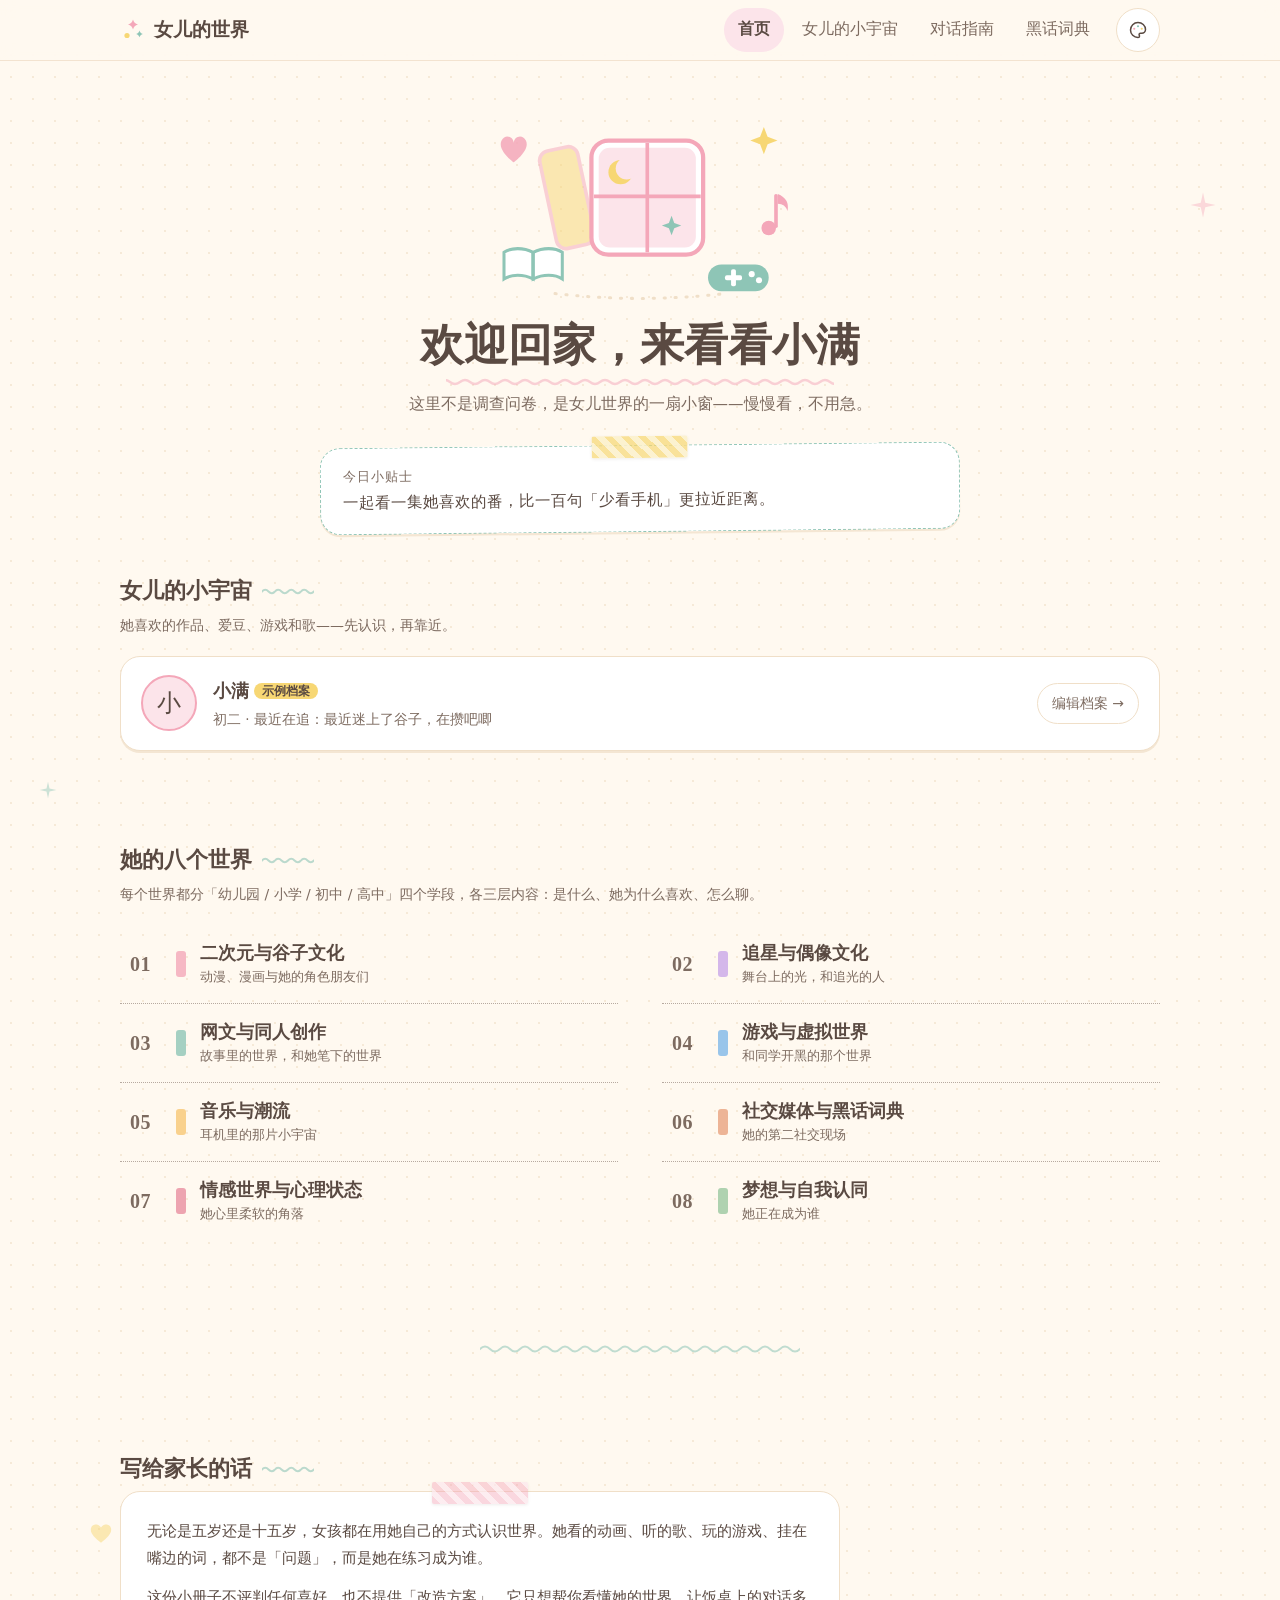
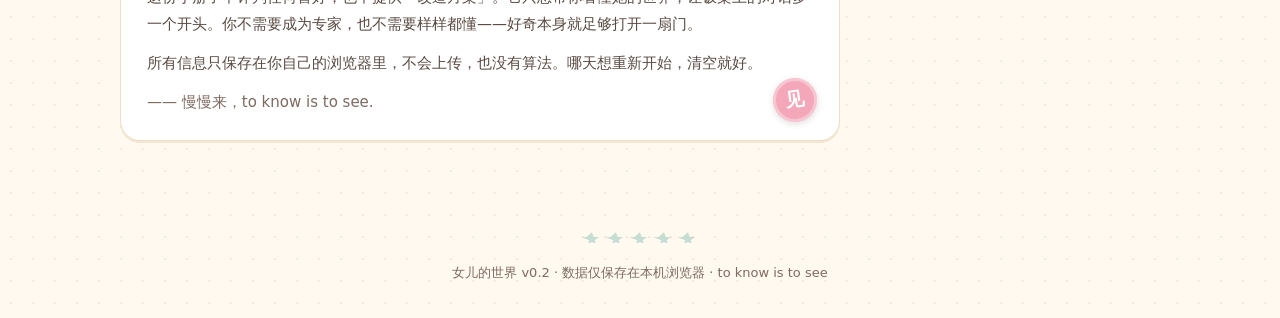
<file: index.html>
<!DOCTYPE html>
<html lang="zh-CN" data-theme="journal">
<head>
  <meta charset="UTF-8" />
  <meta name="viewport" content="width=device-width, initial-scale=1.0" />
  <title>女儿的世界</title>
  <meta name="description" content="给 3–18 岁女孩家长的文化翻译小册子：用她自己的方式，看懂她追的番、粉的人、玩的游戏、挂在嘴边的词。不评判、不上传，让饭桌上的对话多一个开头。" />
  <meta property="og:title" content="女儿的世界" />
  <meta property="og:description" content="8 大世界 × 幼儿园/小学/初中/高中四学段三层内容 + 黑话词典 + 父女对话指南，本地双击即用。" />
  <meta property="og:type" content="website" />
  <meta name="theme-color" content="#F4A7B9" />
  <link rel="icon" type="image/svg+xml" href="assets/favicon.svg" />
  <script>
    (function () {
      try {
        var t = localStorage.getItem("dw-theme");
        if (t) document.documentElement.dataset.theme = t;
        if ("IntersectionObserver" in window) document.documentElement.classList.add("io");
      } catch (e) {}
    })();
  </script>
  <link rel="stylesheet" href="css/themes/journal.css" />
  <link rel="stylesheet" href="css/themes/dream.css" />
  <link rel="stylesheet" href="css/themes/minimal.css" />
  <link rel="stylesheet" href="css/themes/vintage.css" />
  <link rel="stylesheet" href="css/main.css" />
</head>
<body>
  <nav class="topnav">
    <div class="wrap">
      <a class="nav-brand" href="index.html"><svg class="logo" viewBox="0 0 26 26" aria-hidden="true" focusable="false"><path d="M13 2.5c.7 2.8 2.2 4.3 5 5-2.8.7-4.3 2.2-5 5-.7-2.8-2.2-4.3-5-5 2.8-.7 4.3-2.2 5-5z" fill="var(--primary)"/><path d="M19.5 13.5c.5 1.9 1.5 2.9 3.4 3.4-1.9.5-2.9 1.5-3.4 3.4-.5-1.9-1.5-2.9-3.4-3.4 1.9-.5 2.9-1.5 3.4-3.4z" fill="var(--accent)"/><circle cx="7" cy="18.5" r="2.6" fill="var(--accent-2)"/></svg>女儿的世界</a>
      <div class="nav-links">
        <a class="nav-link active" href="index.html">首页</a>
        <a class="nav-link" href="pages/archive.html">女儿的小宇宙</a>
        <a class="nav-link" href="pages/guide.html">对话指南</a>
        <a class="nav-link" href="pages/glossary.html">黑话词典</a>
      </div>
      <div class="theme-zone">
        <button type="button" class="theme-btn" aria-label="切换主题" aria-haspopup="menu"><svg class="palette-ico" viewBox="0 0 24 24" aria-hidden="true" focusable="false"><path d="M12 3a9 9 0 1 0 0 18c1.4 0 1.8-.8 1.8-1.6 0-.7-.5-1.2-.5-1.9 0-.9.7-1.5 1.7-1.5h1.5A4.5 4.5 0 0 0 21 11.5C21 6.8 16.9 3 12 3z" fill="none" stroke="currentColor" stroke-width="1.8" stroke-linejoin="round"/><circle cx="7.5" cy="10.5" r="1.3" fill="var(--primary)"/><circle cx="12" cy="7.5" r="1.3" fill="var(--accent)"/><circle cx="16.5" cy="10.5" r="1.3" fill="var(--accent-2)"/></svg></button>
        <div class="theme-pop" role="menu" aria-label="选择主题"></div>
      </div>
    </div>
  </nav>

  <main class="wrap">
    <header class="hero">
      <!-- 手绘「小窗」插画（doc/03 §5）：窗内是月亮与星星，窗外飘着她的世界 -->
      <div class="hero-visual" aria-hidden="true">
        <svg viewBox="0 0 280 160" role="img" focusable="false">
          <!-- 心 -->
          <path d="M36 44 C36 44 22 34 26 26 C29 20 36 23 36 28 C36 23 43 20 46 26 C50 34 36 44 36 44 Z"
                fill="var(--primary)" opacity="0.85"/>
          <!-- 左开窗板 -->
          <rect x="64" y="32" width="32" height="82" rx="8"
                fill="var(--accent-2)" opacity="0.5"
                stroke="var(--primary)" stroke-width="3"
                transform="rotate(-12 80 73)"/>
          <!-- 窗框 -->
          <rect x="100" y="26" width="92" height="94" rx="14"
                fill="var(--card)" stroke="var(--primary)" stroke-width="3.5"/>
          <rect x="106" y="32" width="80" height="82" rx="9" fill="var(--primary-soft)"/>
          <!-- 窗棂 -->
          <line x1="146" y1="28" x2="146" y2="118" stroke="var(--primary)" stroke-width="3"/>
          <line x1="102" y1="72" x2="190" y2="72" stroke="var(--primary)" stroke-width="3"/>
          <!-- 窗内：月亮 -->
          <circle cx="124" cy="52" r="10" fill="var(--accent-2)"/>
          <circle cx="129" cy="49" r="9" fill="var(--primary-soft)"/>
          <!-- 窗内：星星 -->
          <path d="M0 -8 L2.2 -2.2 L8 0 L2.2 2.2 L0 8 L-2.2 2.2 L-8 0 L-2.2 -2.2 Z"
                transform="translate(166 96)" fill="var(--accent)"/>
          <!-- 右上：星星 -->
          <path d="M0 -8 L2.2 -2.2 L8 0 L2.2 2.2 L0 8 L-2.2 2.2 L-8 0 L-2.2 -2.2 Z"
                transform="translate(242 26) scale(1.4)" fill="var(--accent-2)"/>
          <!-- 右：音符 -->
          <circle cx="246" cy="98" r="6" fill="var(--primary)"/>
          <rect x="250.5" y="70" width="3" height="28" rx="1.5" fill="var(--primary)"/>
          <path d="M253.5 70 q10 4 8 14 q-2 -6 -8 -6 Z" fill="var(--primary)"/>
          <!-- 左下：翻开的书 -->
          <path d="M52 118 C44 114 34 114 28 118 L28 140 C34 136 44 136 52 140 Z"
                fill="var(--card)" stroke="var(--accent)" stroke-width="2.5"/>
          <path d="M52 118 C60 114 70 114 76 118 L76 140 C70 136 60 136 52 140 Z"
                fill="var(--card)" stroke="var(--accent)" stroke-width="2.5"/>
          <line x1="52" y1="118" x2="52" y2="140" stroke="var(--accent)" stroke-width="2.5"/>
          <!-- 右下：游戏手柄 -->
          <rect x="196" y="128" width="50" height="22" rx="11" fill="var(--accent)"/>
          <rect x="215" y="132" width="4" height="14" rx="1.5" fill="var(--card)"/>
          <rect x="210" y="137" width="14" height="4" rx="1.5" fill="var(--card)"/>
          <circle cx="232" cy="136" r="2.5" fill="var(--card)"/>
          <circle cx="238" cy="141" r="2.5" fill="var(--card)"/>
          <!-- 手绘地线 -->
          <path d="M70 152 Q140 160 210 152" fill="none"
                stroke="var(--line)" stroke-width="2.5"
                stroke-linecap="round" stroke-dasharray="1 8"/>
        </svg>
      </div>
      <h1 id="greeting">欢迎回家</h1>
      <p class="hero-sub">这里不是调查问卷，是女儿世界的一扇小窗——慢慢看，不用急。</p>
      <div class="tip-card">
        <div>
          <div class="tip-label">今日小贴士</div>
          <p id="tip-text" class="mt-0"></p>
        </div>
      </div>
    </header>

    <section class="section reveal">
      <h2 class="section-title">女儿的小宇宙</h2>
      <p class="section-desc">她喜欢的作品、爱豆、游戏和歌——先认识，再靠近。</p>
      <a class="archive-card" id="archive-card" href="pages/archive.html">
        <span class="avatar" id="avatar">🌸</span>
        <div>
          <div class="a-name" id="a-name">女儿</div>
          <div class="a-meta" id="a-meta">点这里记下她的小宇宙</div>
        </div>
        <span class="a-edit">编辑档案 →</span>
      </a>
    </section>

    <section class="section-lg reveal">
      <h2 class="section-title">她的八个世界</h2>
      <p class="section-desc">每个世界都分「幼儿园 / 小学 / 初中 / 高中」四个学段，各三层内容：是什么、她为什么喜欢、怎么聊。</p>
      <nav class="toc" id="module-grid" aria-label="她的八个世界"></nav>
    </section>

    <hr class="divider" />

    <section class="section-lg reveal">
      <h2 class="section-title">写给家长的话</h2>
      <div class="letter">
        <p>无论是五岁还是十五岁，女孩都在用她自己的方式认识世界。她看的动画、听的歌、玩的游戏、挂在嘴边的词，都不是「问题」，而是她在练习成为谁。</p>
        <p>这份小册子不评判任何喜好，也不提供「改造方案」。它只想帮你看懂她的世界，让饭桌上的对话多一个开头。你不需要成为专家，也不需要样样都懂——好奇本身就足够打开一扇门。</p>
        <p>所有信息只保存在你自己的浏览器里，不会上传，也没有算法。哪天想重新开始，清空就好。</p>
        <p class="text-soft" style="margin-top:10px">—— 慢慢来，to know is to see.</p>
      </div>
    </section>
  </main>

  <footer class="site-footer">
    女儿的世界 v0.2 · 数据仅保存在本机浏览器 · to know is to see
  </footer>

  <script src="js/data.js"></script>
  <script src="js/ui.js"></script>
  <script src="js/archive.js"></script>
  <script src="js/theme.js"></script>
  <script>
    (function () {
      var view = archiveView();
      var a = view.archive;
      var nick = (a.nickname || "").trim();

      var greeting = document.getElementById("greeting");
      greeting.textContent = nick ? "欢迎回家，来看看" + nick : "欢迎回家";

      document.getElementById("tip-text").textContent = todayTip();

      var avatar = document.getElementById("avatar");
      avatar.textContent = nick ? nick.charAt(0) : "🌸";

      var nameEl = document.getElementById("a-name");
      if (view.isExample) {
        nameEl.innerHTML = esc(nick || "女儿") + ' <span class="badge-example">示例档案</span>';
      } else {
        nameEl.textContent = nick || "女儿";
      }

      var metaEl = document.getElementById("a-meta");
      var recent0 = a.recent && a.recent[0];
      if (recent0 && recent0.text) {
        var t = recent0.text;
        metaEl.textContent = (a.grade || "还没填年级") + " · 最近在追：" + (t.length > 22 ? t.slice(0, 22) + "…" : t);
      } else {
        metaEl.textContent = (a.grade || "还没填年级") + " · 点这里记下她最近在追什么";
      }

      document.getElementById("module-grid").innerHTML = window.DATA.modules
        .map(tocItemHTML)
        .join("");

      initThemeSwitcher();
      initReveal();
    })();
  </script>
</body>
</html>
</file>
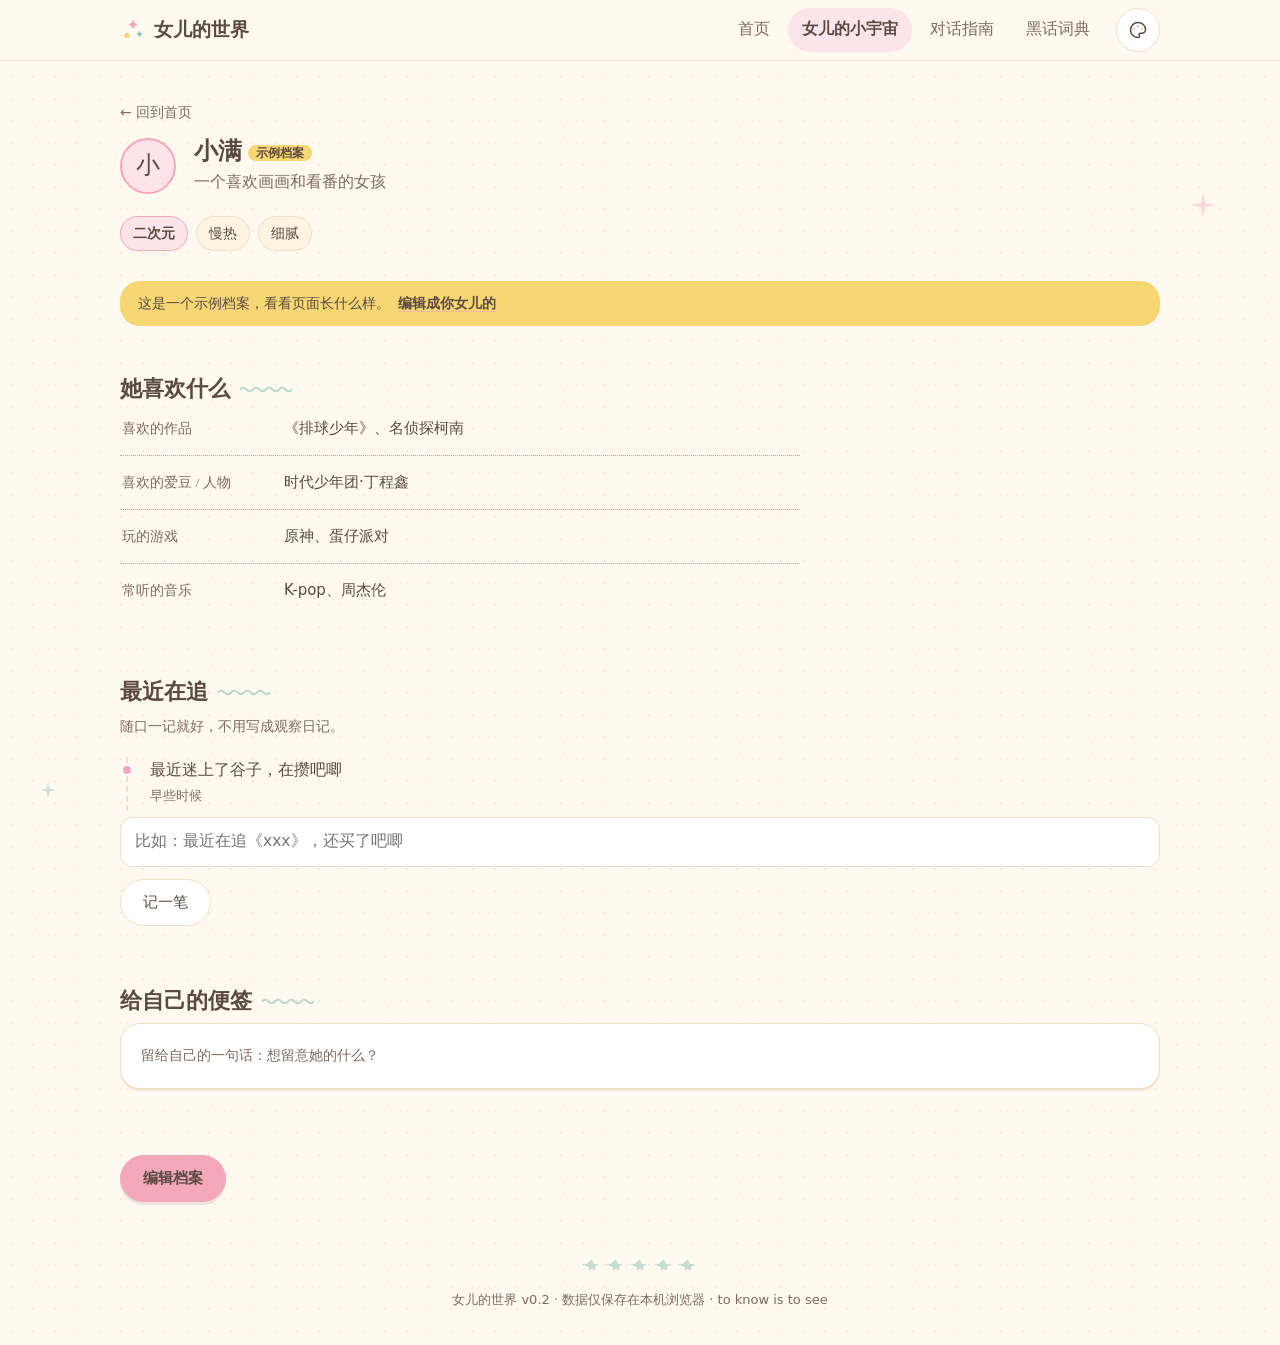
<file: pages/archive.html>
<!DOCTYPE html>
<html lang="zh-CN" data-theme="journal">
<head>
  <meta charset="UTF-8" />
  <meta name="viewport" content="width=device-width, initial-scale=1.0" />
  <title>女儿的小宇宙 · 女儿的世界</title>
  <meta name="description" content="女儿的小宇宙档案：记下她的作品、爱豆、游戏、歌单和最近在追。所有信息只保存在你自己的浏览器，不上传、没有算法。" />
  <meta property="og:title" content="女儿的小宇宙 · 女儿的世界" />
  <meta property="og:description" content="记下她的作品、爱豆、游戏、歌单和最近在追，首页与模块页会据此提示从哪里聊起最自然。" />
  <meta property="og:type" content="website" />
  <meta name="theme-color" content="#F4A7B9" />
  <link rel="icon" type="image/svg+xml" href="../assets/favicon.svg" />
  <script>
    (function () {
      try {
        var t = localStorage.getItem("dw-theme");
        if (t) document.documentElement.dataset.theme = t;
        if ("IntersectionObserver" in window) document.documentElement.classList.add("io");
      } catch (e) {}
    })();
  </script>
  <link rel="stylesheet" href="../css/themes/journal.css" />
  <link rel="stylesheet" href="../css/themes/dream.css" />
  <link rel="stylesheet" href="../css/themes/minimal.css" />
  <link rel="stylesheet" href="../css/themes/vintage.css" />
  <link rel="stylesheet" href="../css/main.css" />
</head>
<body>
  <nav class="topnav">
    <div class="wrap">
      <a class="nav-brand" href="../index.html"><svg class="logo" viewBox="0 0 26 26" aria-hidden="true" focusable="false"><path d="M13 2.5c.7 2.8 2.2 4.3 5 5-2.8.7-4.3 2.2-5 5-.7-2.8-2.2-4.3-5-5 2.8-.7 4.3-2.2 5-5z" fill="var(--primary)"/><path d="M19.5 13.5c.5 1.9 1.5 2.9 3.4 3.4-1.9.5-2.9 1.5-3.4 3.4-.5-1.9-1.5-2.9-3.4-3.4 1.9-.5 2.9-1.5 3.4-3.4z" fill="var(--accent)"/><circle cx="7" cy="18.5" r="2.6" fill="var(--accent-2)"/></svg>女儿的世界</a>
      <div class="nav-links">
        <a class="nav-link" href="../index.html">首页</a>
        <a class="nav-link active" href="archive.html">女儿的小宇宙</a>
        <a class="nav-link" href="guide.html">对话指南</a>
        <a class="nav-link" href="glossary.html">黑话词典</a>
      </div>
      <div class="theme-zone">
        <button type="button" class="theme-btn" aria-label="切换主题" aria-haspopup="menu"><svg class="palette-ico" viewBox="0 0 24 24" aria-hidden="true" focusable="false"><path d="M12 3a9 9 0 1 0 0 18c1.4 0 1.8-.8 1.8-1.6 0-.7-.5-1.2-.5-1.9 0-.9.7-1.5 1.7-1.5h1.5A4.5 4.5 0 0 0 21 11.5C21 6.8 16.9 3 12 3z" fill="none" stroke="currentColor" stroke-width="1.8" stroke-linejoin="round"/><circle cx="7.5" cy="10.5" r="1.3" fill="var(--primary)"/><circle cx="12" cy="7.5" r="1.3" fill="var(--accent)"/><circle cx="16.5" cy="10.5" r="1.3" fill="var(--accent-2)"/></svg></button>
        <div class="theme-pop" role="menu" aria-label="选择主题"></div>
      </div>
    </div>
  </nav>

  <main class="wrap">
    <header class="section">
      <a class="back-link" href="../index.html">← 回到首页</a>
      <div class="profile-head">
        <span class="avatar" id="p-avatar">🌸</span>
        <div>
          <h1 class="p-name" id="p-name">女儿</h1>
          <div class="p-intro" id="p-intro"></div>
        </div>
      </div>
      <div class="chips" id="p-tags"></div>
    </header>

    <div id="example-banner"></div>

    <!-- ---------- 浏览模式 ---------- -->
    <div id="view-mode">
      <section class="section reveal">
        <h2 class="section-title">她喜欢什么</h2>
        <div class="kv-list" id="p-kv"></div>
      </section>

      <section class="section reveal">
        <h2 class="section-title">最近在追</h2>
        <p class="section-desc">随口一记就好，不用写成观察日记。</p>
        <ul class="timeline" id="p-recent"></ul>
        <div class="form-actions">
          <input type="text" id="r-text" placeholder="比如：最近在追《xxx》，还买了吧唧" aria-label="记一笔最近在追的" />
          <button type="button" class="btn" id="r-add">记一笔</button>
        </div>
      </section>

      <section class="section reveal">
        <h2 class="section-title">给自己的便签</h2>
        <div class="card">
          <p id="p-notes" class="mt-0"></p>
        </div>
      </section>

      <section class="section reveal">
        <div class="form-actions">
          <button type="button" class="btn btn-primary" id="btn-edit">编辑档案</button>
          <button type="button" class="btn btn-ghost" id="btn-clear" hidden>清空档案，回到示例</button>
        </div>
      </section>
    </div>

    <!-- ---------- 编辑模式 ---------- -->
    <div id="edit-mode" hidden>
      <form id="edit-form">
        <div class="form-grid">
          <div class="field">
            <label for="f-nickname">小名或昵称</label>
            <input type="text" id="f-nickname" maxlength="12" placeholder="比如：小满" />
          </div>
          <div class="field">
            <label for="f-grade">年级<span class="field-hint">决定模块页默认展示哪个学段</span></label>
            <select id="f-grade">
              <option value="幼儿园">幼儿园</option>
              <option value="一年级">一年级</option>
              <option value="二年级">二年级</option>
              <option value="三年级">三年级</option>
              <option value="四年级">四年级</option>
              <option value="五年级">五年级</option>
              <option value="六年级">六年级</option>
              <option value="初一">初一</option>
              <option value="初二">初二</option>
              <option value="初三">初三</option>
              <option value="高一">高一</option>
              <option value="高二">高二</option>
              <option value="高三">高三</option>
            </select>
          </div>
          <div class="field span-2">
            <label>她的派系<span class="field-hint">大致归个类就好——也可以是几种的混合，选「综合型」或先空着都行</span></label>
            <div class="chips" id="f-faction"></div>
          </div>
          <div class="field span-2">
            <label>她的标签<span class="field-hint">点选几个，也可以都不选</span></label>
            <div class="chips" id="f-tags"></div>
          </div>
          <div class="field span-2">
            <label for="f-intro">一句话介绍她</label>
            <input type="text" id="f-intro" maxlength="40" placeholder="比如：一个喜欢画画和看番的女孩" />
          </div>
          <div class="field">
            <label for="f-works">喜欢的作品<span class="field-hint">用顿号或逗号分开</span></label>
            <input type="text" id="f-works" placeholder="《排球少年》、名侦探柯南" />
          </div>
          <div class="field">
            <label for="f-idol">喜欢的爱豆 / 人物</label>
            <input type="text" id="f-idol" placeholder="没有就空着" />
          </div>
          <div class="field">
            <label for="f-games">玩的游戏</label>
            <input type="text" id="f-games" placeholder="原神、蛋仔派对" />
          </div>
          <div class="field">
            <label for="f-music">常听的音乐</label>
            <input type="text" id="f-music" placeholder="K-pop、周杰伦" />
          </div>
          <div class="field span-2">
            <label for="f-notes">给自己的便签<span class="field-hint">只给你自己看</span></label>
            <textarea id="f-notes" placeholder="比如：她提过想学数位板画画，也许生日可以留意"></textarea>
          </div>
        </div>
        <div class="form-actions">
          <button type="submit" class="btn btn-primary">保存</button>
          <button type="button" class="btn btn-ghost" id="btn-cancel">取消</button>
        </div>
      </form>
    </div>
  </main>

  <footer class="site-footer">
    女儿的世界 v0.2 · 数据仅保存在本机浏览器 · to know is to see
  </footer>

  <script src="../js/data.js"></script>
  <script src="../js/ui.js"></script>
  <script src="../js/archive.js"></script>
  <script src="../js/theme.js"></script>
  <script src="../js/page-archive.js"></script>
</body>
</html>
</file>
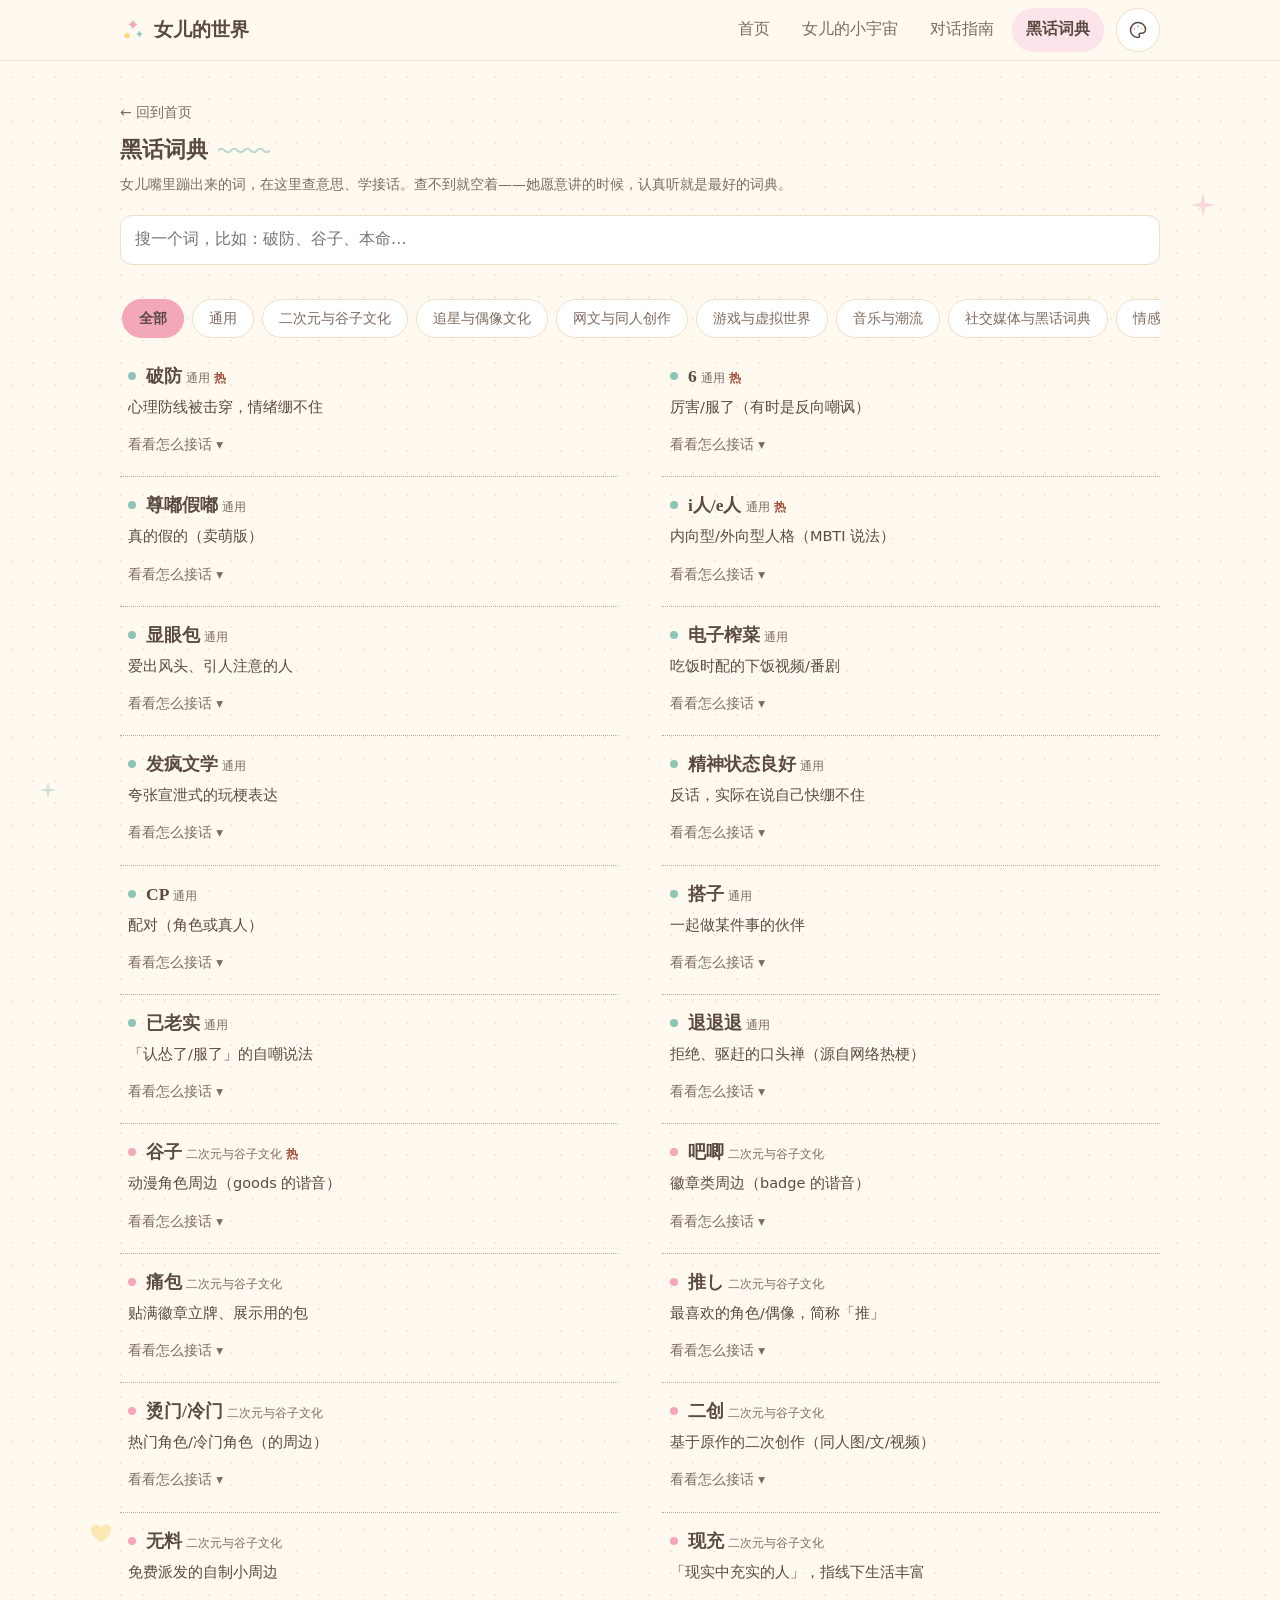
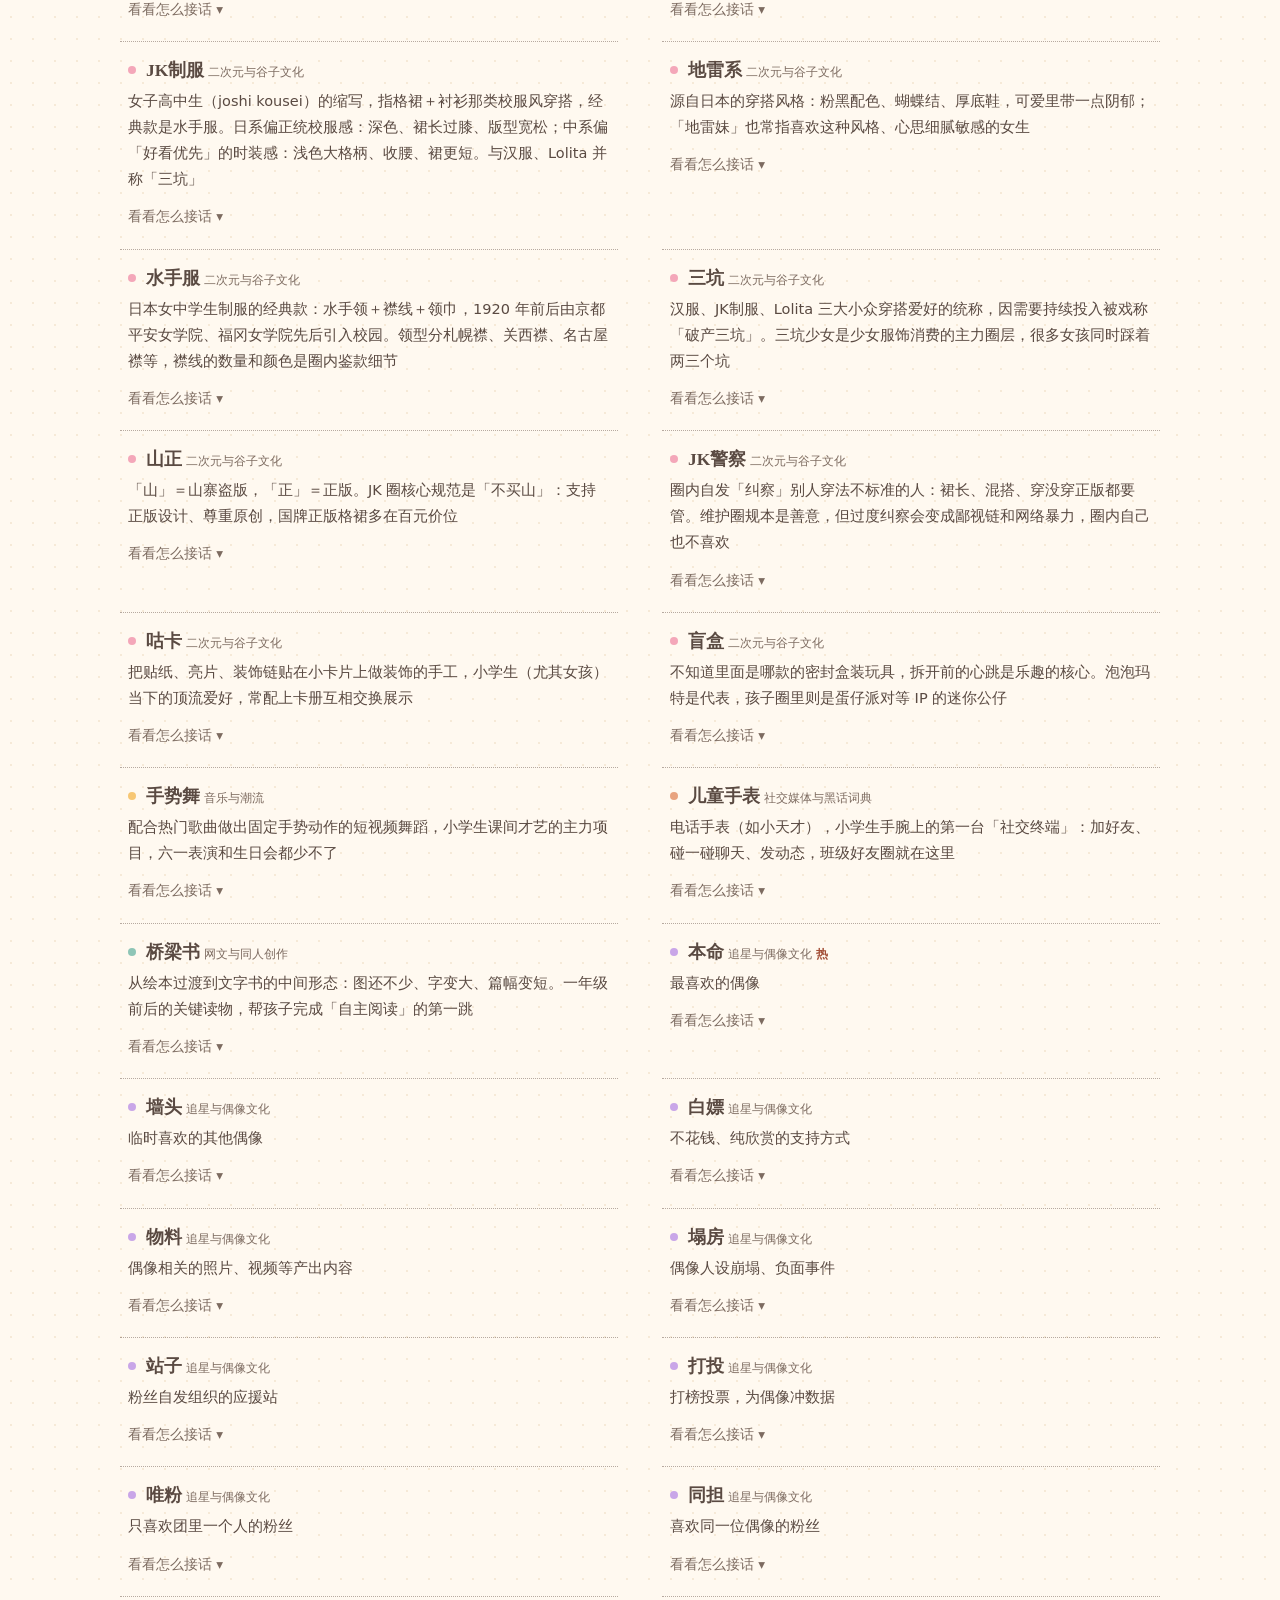
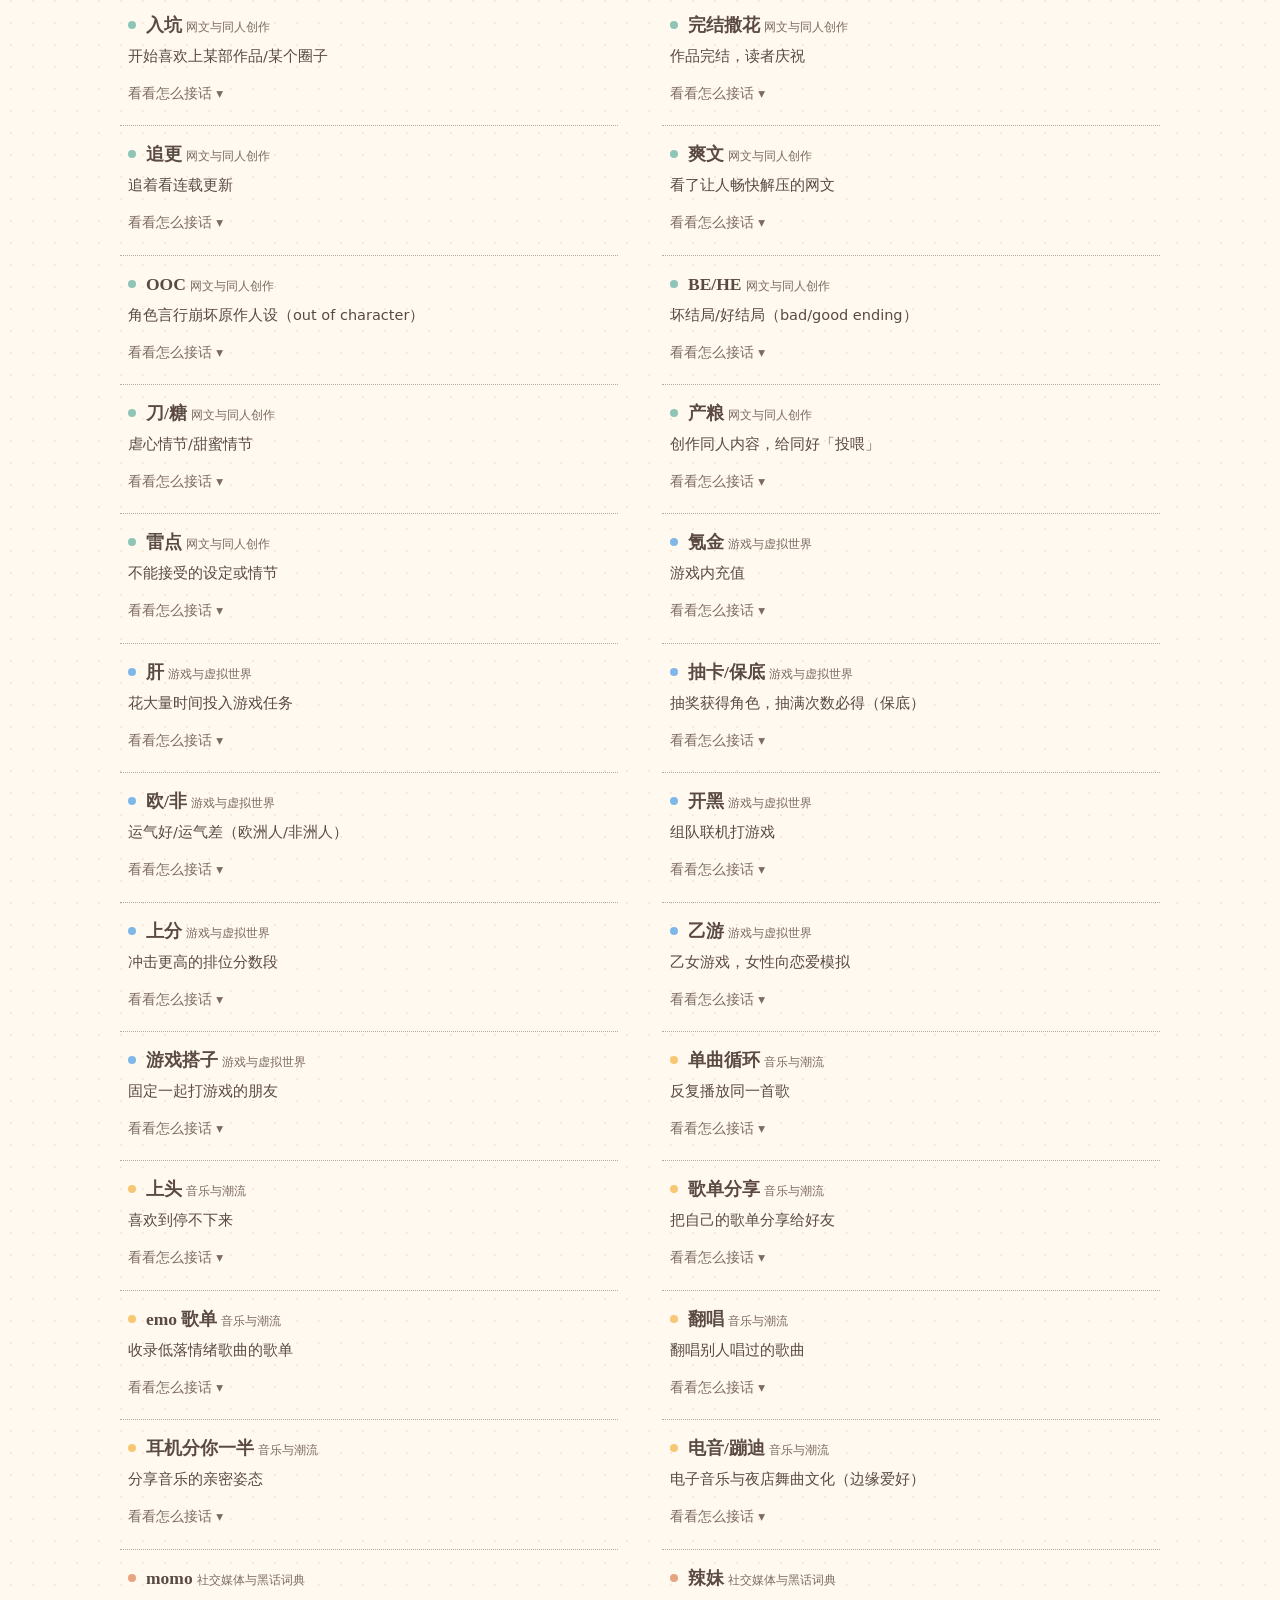
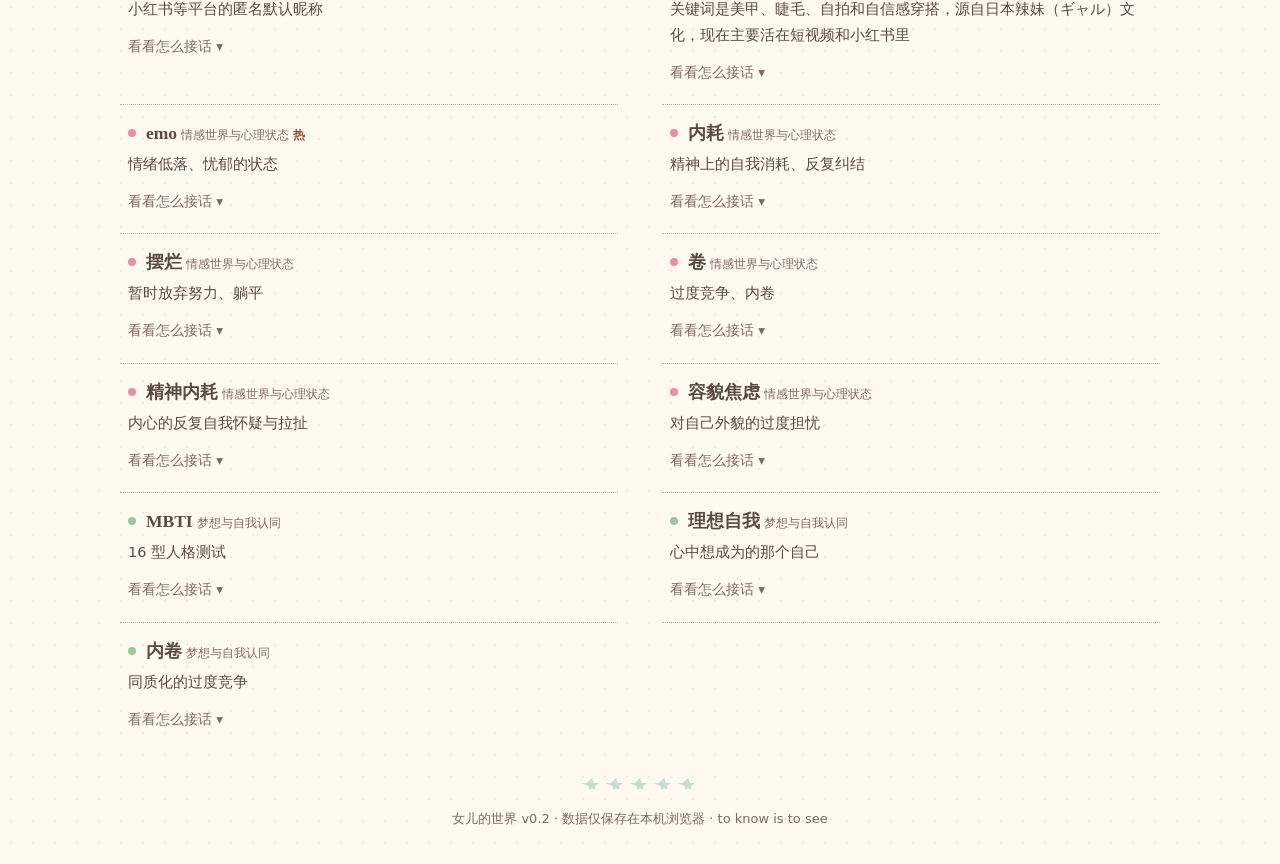
<file: pages/glossary.html>
<!DOCTYPE html>
<html lang="zh-CN" data-theme="journal">
<head>
  <meta charset="UTF-8" />
  <meta name="viewport" content="width=device-width, initial-scale=1.0" />
  <title>黑话词典 · 女儿的世界</title>
  <meta name="description" content="黑话词典：75 个青少年高频词（破防、谷子、本命、i人 e 人……），查意思、学接话，看懂女儿挂在嘴边的词。" />
  <meta property="og:title" content="黑话词典 · 女儿的世界" />
  <meta property="og:description" content="75 个青少年高频词：查意思、学接话，看懂女儿挂在嘴边的词。" />
  <meta property="og:type" content="website" />
  <meta name="theme-color" content="#F4A7B9" />
  <link rel="icon" type="image/svg+xml" href="../assets/favicon.svg" />
  <script>
    (function () {
      try {
        var t = localStorage.getItem("dw-theme");
        if (t) document.documentElement.dataset.theme = t;
        if ("IntersectionObserver" in window) document.documentElement.classList.add("io");
      } catch (e) {}
    })();
  </script>
  <link rel="stylesheet" href="../css/themes/journal.css" />
  <link rel="stylesheet" href="../css/themes/dream.css" />
  <link rel="stylesheet" href="../css/themes/minimal.css" />
  <link rel="stylesheet" href="../css/themes/vintage.css" />
  <link rel="stylesheet" href="../css/main.css" />
</head>
<body>
  <nav class="topnav">
    <div class="wrap">
      <a class="nav-brand" href="../index.html"><svg class="logo" viewBox="0 0 26 26" aria-hidden="true" focusable="false"><path d="M13 2.5c.7 2.8 2.2 4.3 5 5-2.8.7-4.3 2.2-5 5-.7-2.8-2.2-4.3-5-5 2.8-.7 4.3-2.2 5-5z" fill="var(--primary)"/><path d="M19.5 13.5c.5 1.9 1.5 2.9 3.4 3.4-1.9.5-2.9 1.5-3.4 3.4-.5-1.9-1.5-2.9-3.4-3.4 1.9-.5 2.9-1.5 3.4-3.4z" fill="var(--accent)"/><circle cx="7" cy="18.5" r="2.6" fill="var(--accent-2)"/></svg>女儿的世界</a>
      <div class="nav-links">
        <a class="nav-link" href="../index.html">首页</a>
        <a class="nav-link" href="archive.html">女儿的小宇宙</a>
        <a class="nav-link" href="guide.html">对话指南</a>
        <a class="nav-link active" href="glossary.html">黑话词典</a>
      </div>
      <div class="theme-zone">
        <button type="button" class="theme-btn" aria-label="切换主题" aria-haspopup="menu"><svg class="palette-ico" viewBox="0 0 24 24" aria-hidden="true" focusable="false"><path d="M12 3a9 9 0 1 0 0 18c1.4 0 1.8-.8 1.8-1.6 0-.7-.5-1.2-.5-1.9 0-.9.7-1.5 1.7-1.5h1.5A4.5 4.5 0 0 0 21 11.5C21 6.8 16.9 3 12 3z" fill="none" stroke="currentColor" stroke-width="1.8" stroke-linejoin="round"/><circle cx="7.5" cy="10.5" r="1.3" fill="var(--primary)"/><circle cx="12" cy="7.5" r="1.3" fill="var(--accent)"/><circle cx="16.5" cy="10.5" r="1.3" fill="var(--accent-2)"/></svg></button>
        <div class="theme-pop" role="menu" aria-label="选择主题"></div>
      </div>
    </div>
  </nav>

  <main class="wrap">
    <header class="section">
      <a class="back-link" href="../index.html">← 回到首页</a>
      <h1 class="section-title">黑话词典</h1>
      <p class="section-desc">女儿嘴里蹦出来的词，在这里查意思、学接话。查不到就空着——她愿意讲的时候，认真听就是最好的词典。</p>
      <input type="search" id="g-search" class="search-box" placeholder="搜一个词，比如：破防、谷子、本命…" aria-label="搜索词条" />
    </header>

    <div class="tabs" id="g-tabs" role="tablist" aria-label="按世界筛选"></div>

    <div class="dict-grid" id="g-list"></div>
    <div class="gloss-empty" id="g-empty" hidden>没找到这个词……换个说法试试？</div>
  </main>

  <footer class="site-footer">
    女儿的世界 v0.2 · 数据仅保存在本机浏览器 · to know is to see
  </footer>

  <script src="../js/data.js"></script>
  <script src="../js/ui.js"></script>
  <script src="../js/archive.js"></script>
  <script src="../js/theme.js"></script>
  <script src="../js/page-glossary.js"></script>
</body>
</html>
</file>
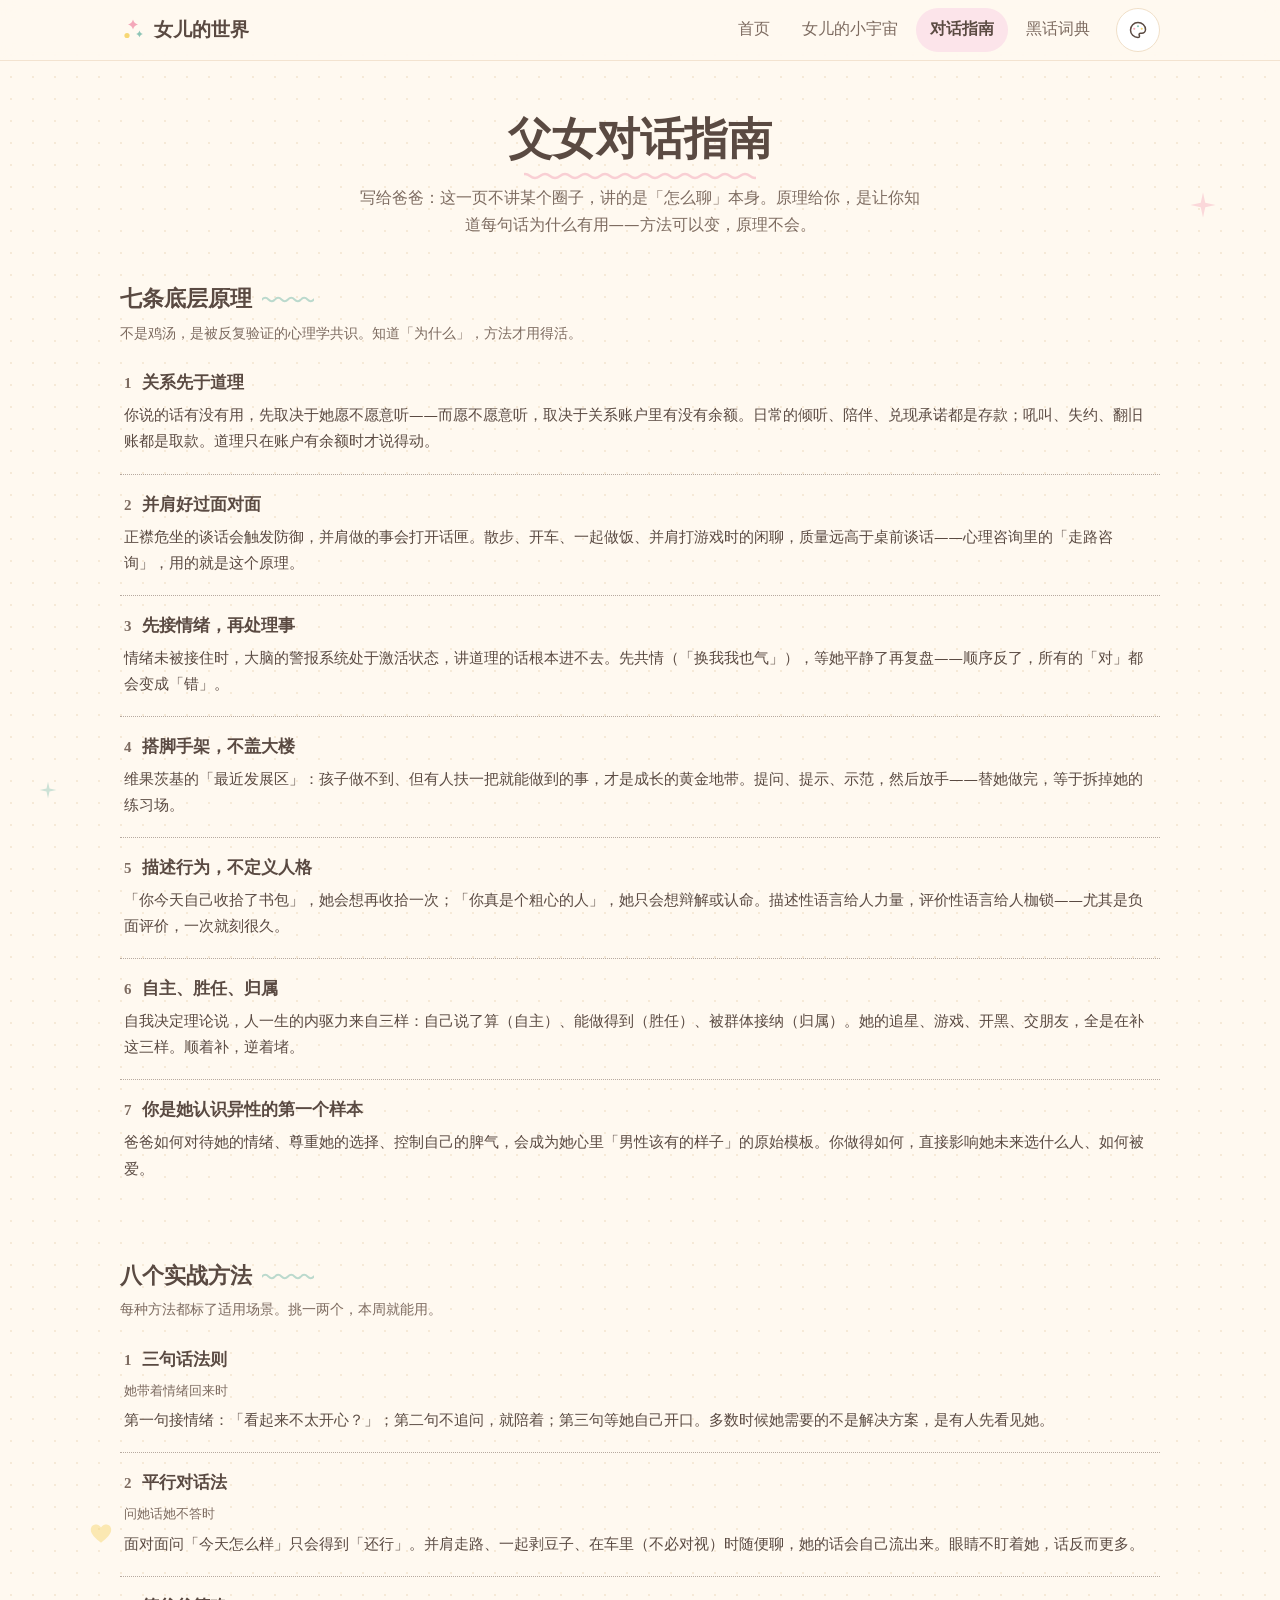
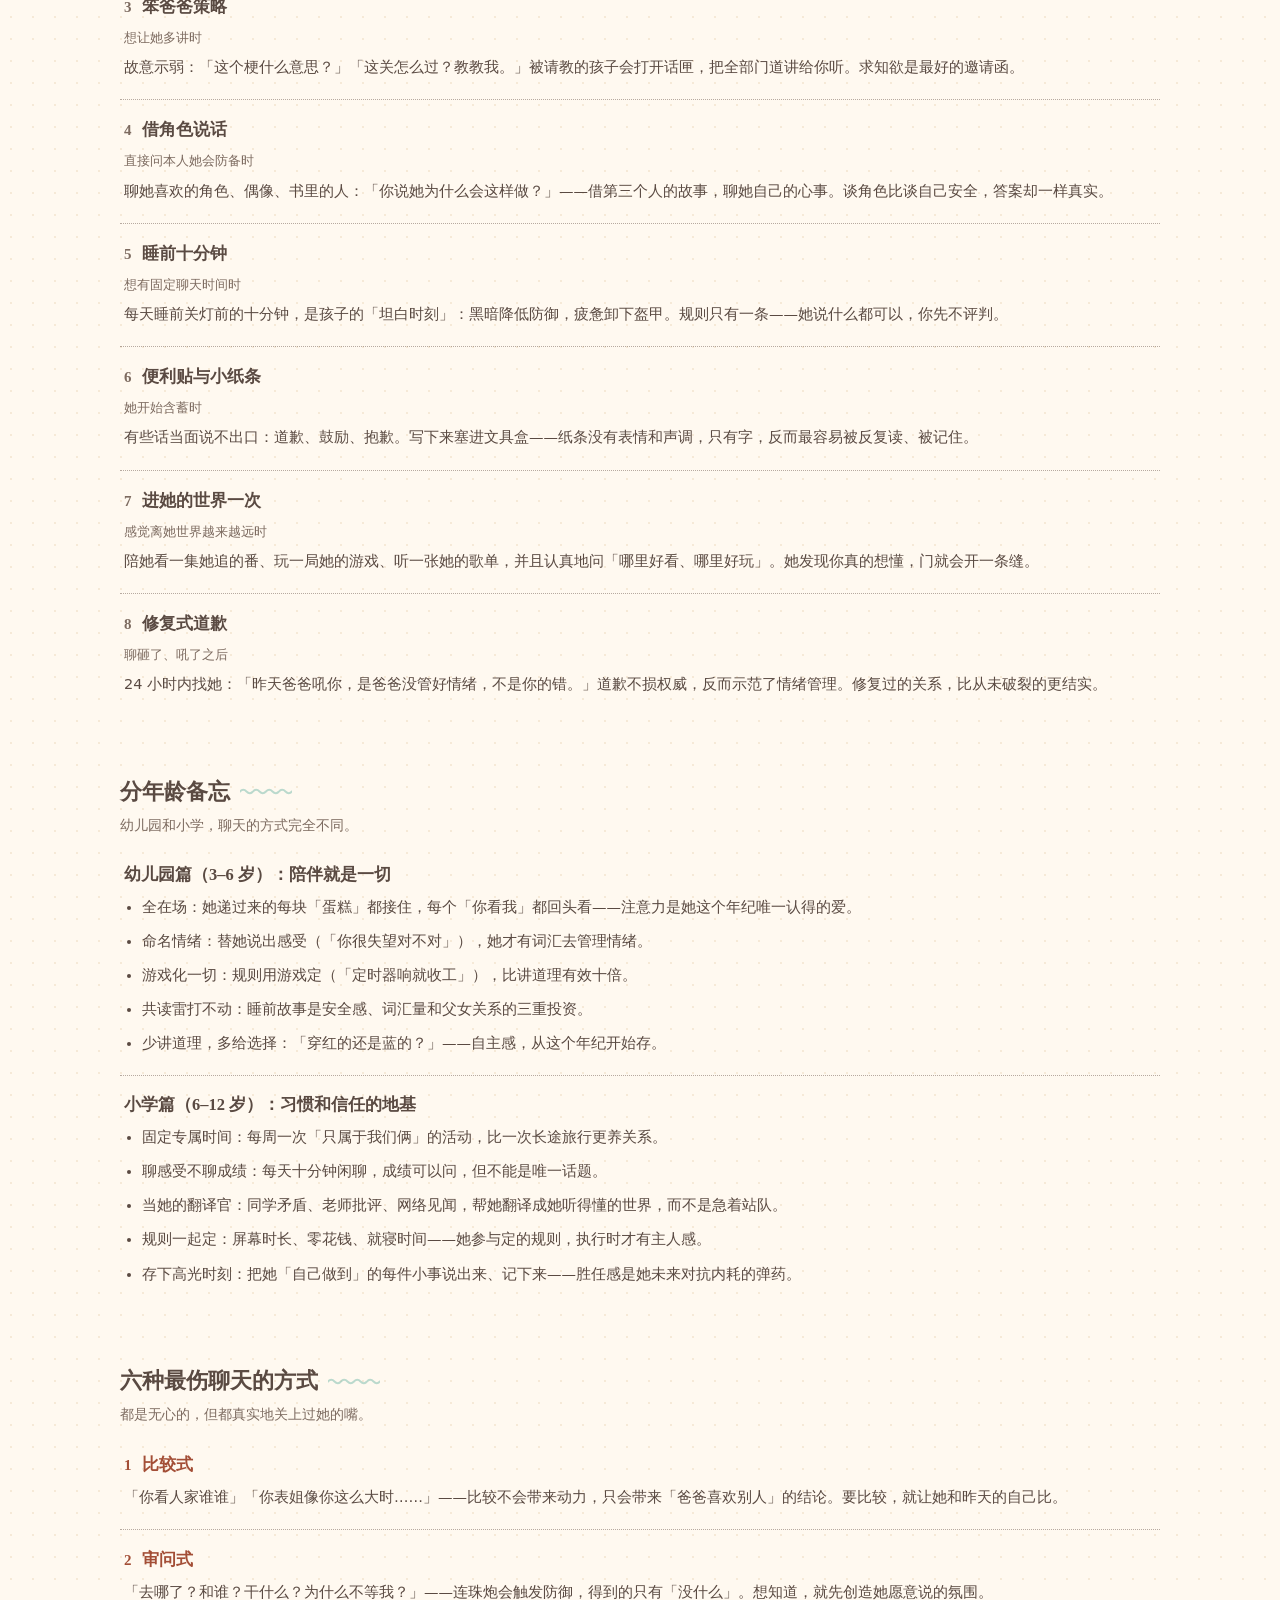
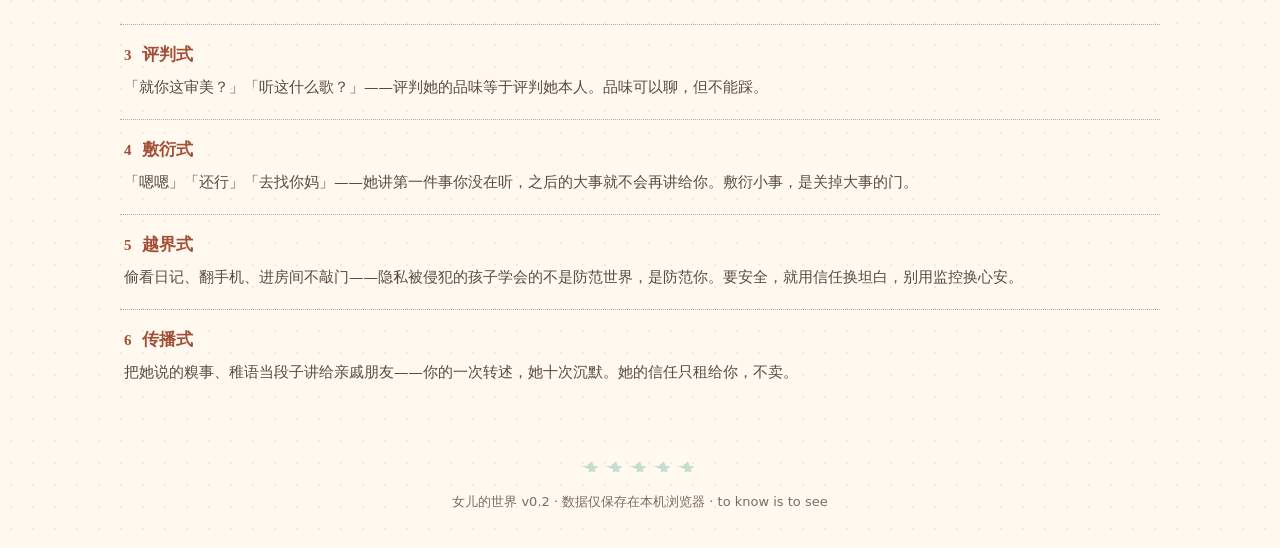
<file: pages/guide.html>
<!DOCTYPE html>
<html lang="zh-CN" data-theme="journal">
<head>
  <meta charset="UTF-8" />
  <meta name="viewport" content="width=device-width, initial-scale=1.0" />
  <title>父女对话指南 · 女儿的世界</title>
  <meta name="description" content="父女对话指南：7 条原理（关系先于道理、自主·胜任·归属……）+ 8 个可上手的方法（三句话法则、平行对话法、笨爸爸策略……），帮你在对的时机、用对的方式开口。" />
  <meta property="og:title" content="父女对话指南 · 女儿的世界" />
  <meta property="og:description" content="7 条原理 + 8 个可上手的方法，附分学段要点与 6 类「别这样做」。" />
  <meta property="og:type" content="website" />
  <meta name="theme-color" content="#F4A7B9" />
  <link rel="icon" type="image/svg+xml" href="../assets/favicon.svg" />
  <script>
    (function () {
      try {
        var t = localStorage.getItem("dw-theme");
        if (t) document.documentElement.dataset.theme = t;
        if ("IntersectionObserver" in window) document.documentElement.classList.add("io");
      } catch (e) {}
    })();
  </script>
  <link rel="stylesheet" href="../css/themes/journal.css" />
  <link rel="stylesheet" href="../css/themes/dream.css" />
  <link rel="stylesheet" href="../css/themes/minimal.css" />
  <link rel="stylesheet" href="../css/themes/vintage.css" />
  <link rel="stylesheet" href="../css/main.css" />
</head>
<body>
  <nav class="topnav">
    <div class="wrap">
      <a class="nav-brand" href="../index.html"><svg class="logo" viewBox="0 0 26 26" aria-hidden="true" focusable="false"><path d="M13 2.5c.7 2.8 2.2 4.3 5 5-2.8.7-4.3 2.2-5 5-.7-2.8-2.2-4.3-5-5 2.8-.7 4.3-2.2 5-5z" fill="var(--primary)"/><path d="M19.5 13.5c.5 1.9 1.5 2.9 3.4 3.4-1.9.5-2.9 1.5-3.4 3.4-.5-1.9-1.5-2.9-3.4-3.4 1.9-.5 2.9-1.5 3.4-3.4z" fill="var(--accent)"/><circle cx="7" cy="18.5" r="2.6" fill="var(--accent-2)"/></svg>女儿的世界</a>
      <div class="nav-links">
        <a class="nav-link" href="../index.html">首页</a>
        <a class="nav-link" href="archive.html">女儿的小宇宙</a>
        <a class="nav-link active" href="guide.html">对话指南</a>
        <a class="nav-link" href="glossary.html">黑话词典</a>
      </div>
      <div class="theme-zone">
        <button type="button" class="theme-btn" aria-label="切换主题" aria-haspopup="menu"><svg class="palette-ico" viewBox="0 0 24 24" aria-hidden="true" focusable="false"><path d="M12 3a9 9 0 1 0 0 18c1.4 0 1.8-.8 1.8-1.6 0-.7-.5-1.2-.5-1.9 0-.9.7-1.5 1.7-1.5h1.5A4.5 4.5 0 0 0 21 11.5C21 6.8 16.9 3 12 3z" fill="none" stroke="currentColor" stroke-width="1.8" stroke-linejoin="round"/><circle cx="7.5" cy="10.5" r="1.3" fill="var(--primary)"/><circle cx="12" cy="7.5" r="1.3" fill="var(--accent)"/><circle cx="16.5" cy="10.5" r="1.3" fill="var(--accent-2)"/></svg></button>
        <div class="theme-pop" role="menu" aria-label="选择主题"></div>
      </div>
    </div>
  </nav>

  <main class="wrap">
    <header class="hero">
      <h1>父女对话指南</h1>
      <p class="hero-sub" id="g-intro"></p>
    </header>

    <section class="section reveal">
      <h2 class="section-title">七条底层原理</h2>
      <p class="section-desc">不是鸡汤，是被反复验证的心理学共识。知道「为什么」，方法才用得活。</p>
      <div class="doc-list" id="g-principles"></div>
    </section>

    <section class="section reveal">
      <h2 class="section-title">八个实战方法</h2>
      <p class="section-desc">每种方法都标了适用场景。挑一两个，本周就能用。</p>
      <div class="doc-list" id="g-methods"></div>
    </section>

    <section class="section reveal">
      <h2 class="section-title">分年龄备忘</h2>
      <p class="section-desc">幼儿园和小学，聊天的方式完全不同。</p>
      <div class="doc-list" id="g-ages"></div>
    </section>

    <section class="section reveal">
      <h2 class="section-title">六种最伤聊天的方式</h2>
      <p class="section-desc">都是无心的，但都真实地关上过她的嘴。</p>
      <div class="doc-list" id="g-donts"></div>
    </section>
  </main>

  <footer class="site-footer">
    女儿的世界 v0.2 · 数据仅保存在本机浏览器 · to know is to see
  </footer>

  <script src="../js/data.js"></script>
  <script src="../js/ui.js"></script>
  <script src="../js/theme.js"></script>
  <script src="../js/page-guide.js"></script>
</body>
</html>
</file>
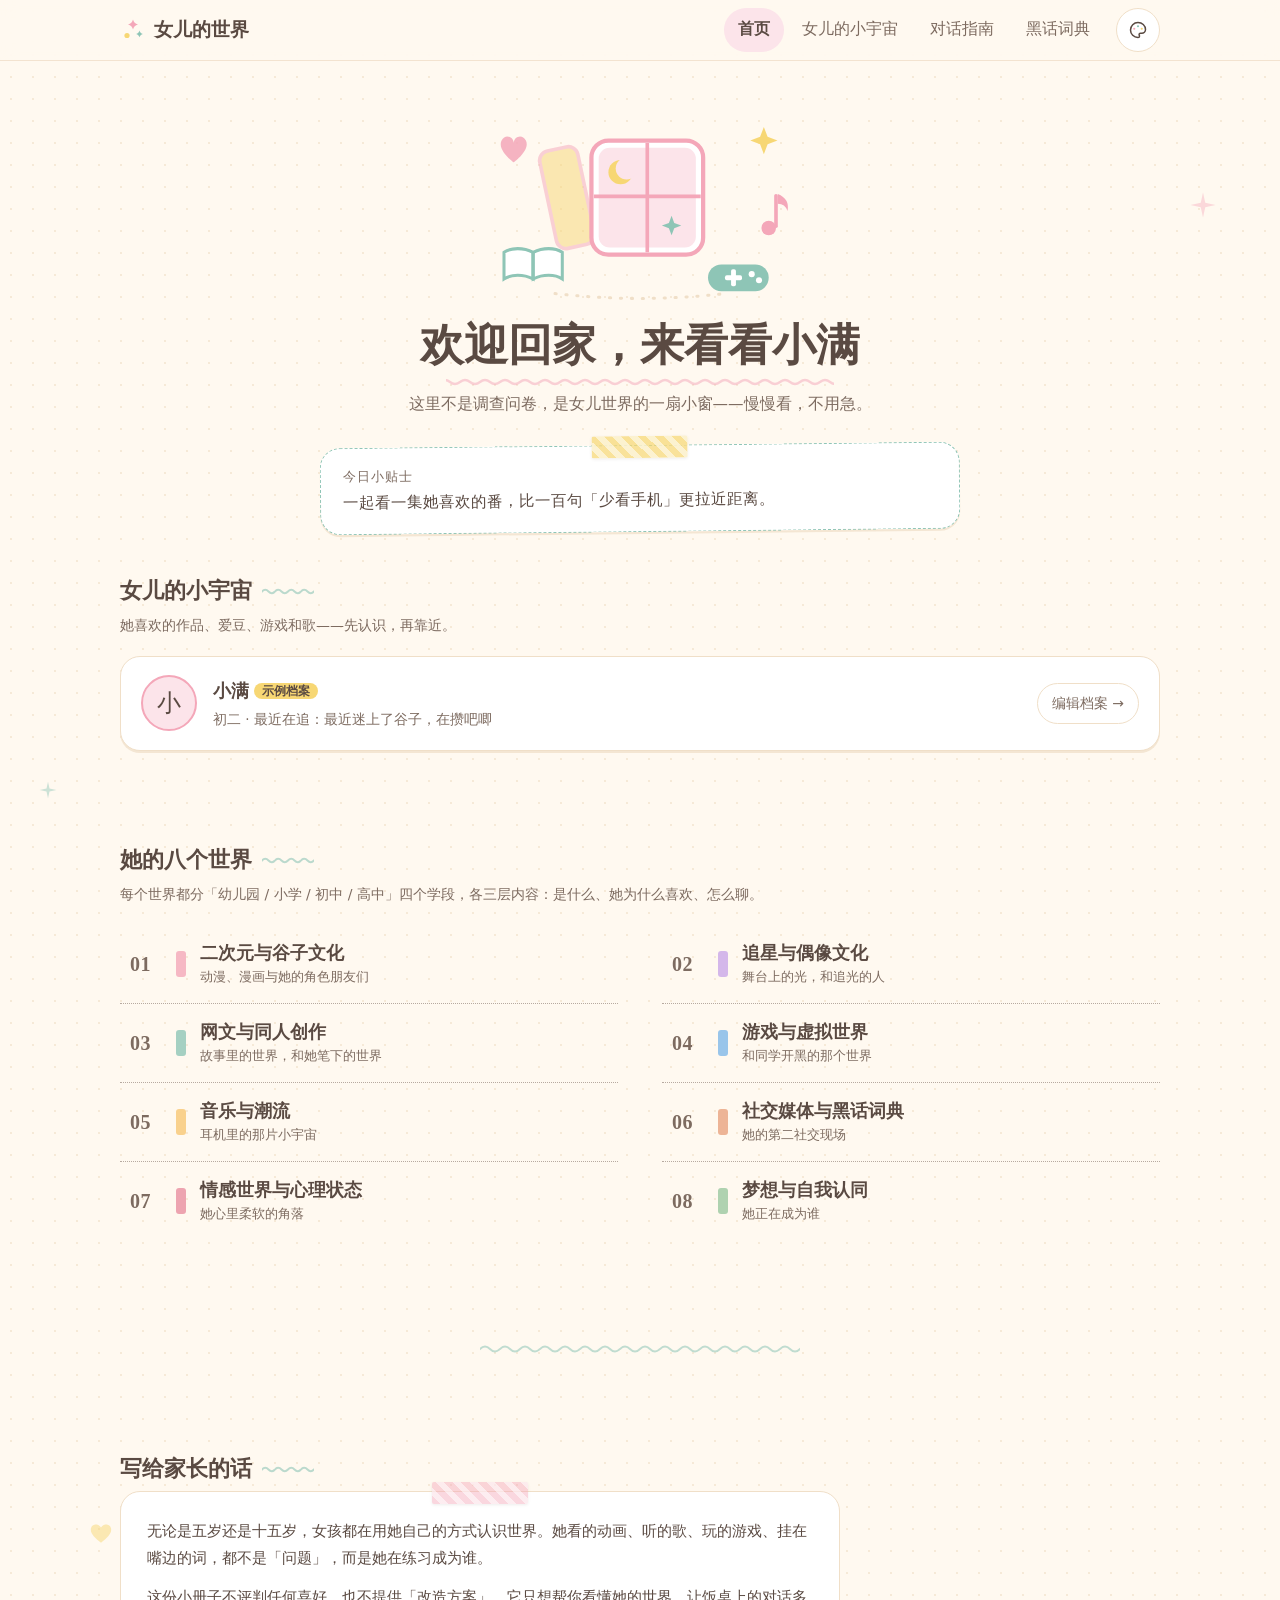
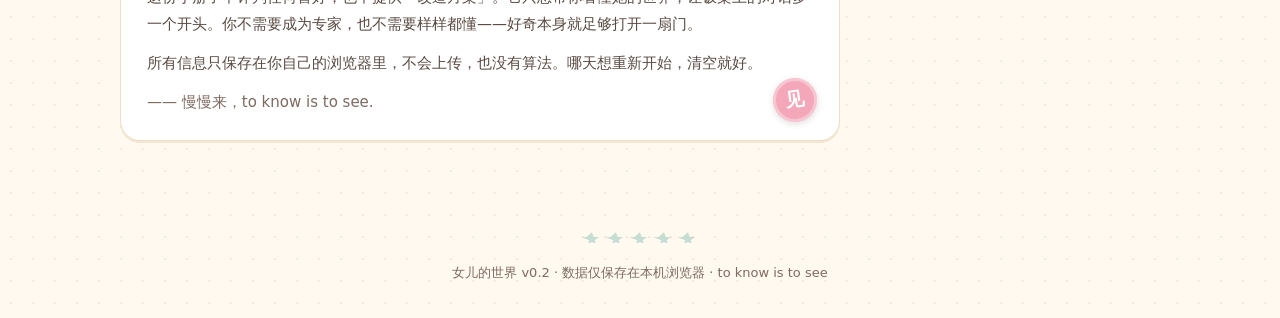
<file: pages/module.html>
<!DOCTYPE html>
<html lang="zh-CN" data-theme="journal">
<head>
  <meta charset="UTF-8" />
  <meta name="viewport" content="width=device-width, initial-scale=1.0" />
  <title>模块 · 女儿的世界</title>
  <meta name="description" content="她的八个世界：二次元与谷子、追星与偶像、网文与同人、游戏与虚拟、音乐与潮流、社交媒体、情感与心理、梦想与自我认同。分四学段，三层内容：是什么、她为什么喜欢、怎么聊。" />
  <meta property="og:title" content="模块 · 女儿的世界" />
  <meta property="og:description" content="八大世界 × 四学段 × 三层内容：这是什么、她为什么喜欢、怎么聊。" />
  <meta property="og:type" content="website" />
  <meta name="theme-color" content="#F4A7B9" />
  <link rel="icon" type="image/svg+xml" href="../assets/favicon.svg" />
  <script>
    (function () {
      try {
        var t = localStorage.getItem("dw-theme");
        if (t) document.documentElement.dataset.theme = t;
        if ("IntersectionObserver" in window) document.documentElement.classList.add("io");
      } catch (e) {}
    })();
  </script>
  <link rel="stylesheet" href="../css/themes/journal.css" />
  <link rel="stylesheet" href="../css/themes/dream.css" />
  <link rel="stylesheet" href="../css/themes/minimal.css" />
  <link rel="stylesheet" href="../css/themes/vintage.css" />
  <link rel="stylesheet" href="../css/main.css" />
</head>
<body>
  <nav class="topnav">
    <div class="wrap">
      <a class="nav-brand" href="../index.html"><svg class="logo" viewBox="0 0 26 26" aria-hidden="true" focusable="false"><path d="M13 2.5c.7 2.8 2.2 4.3 5 5-2.8.7-4.3 2.2-5 5-.7-2.8-2.2-4.3-5-5 2.8-.7 4.3-2.2 5-5z" fill="var(--primary)"/><path d="M19.5 13.5c.5 1.9 1.5 2.9 3.4 3.4-1.9.5-2.9 1.5-3.4 3.4-.5-1.9-1.5-2.9-3.4-3.4 1.9-.5 2.9-1.5 3.4-3.4z" fill="var(--accent)"/><circle cx="7" cy="18.5" r="2.6" fill="var(--accent-2)"/></svg>女儿的世界</a>
      <div class="nav-links">
        <a class="nav-link active" href="../index.html">首页</a>
        <a class="nav-link" href="archive.html">女儿的小宇宙</a>
        <a class="nav-link" href="guide.html">对话指南</a>
        <a class="nav-link" href="glossary.html">黑话词典</a>
      </div>
      <div class="theme-zone">
        <button type="button" class="theme-btn" aria-label="切换主题" aria-haspopup="menu"><svg class="palette-ico" viewBox="0 0 24 24" aria-hidden="true" focusable="false"><path d="M12 3a9 9 0 1 0 0 18c1.4 0 1.8-.8 1.8-1.6 0-.7-.5-1.2-.5-1.9 0-.9.7-1.5 1.7-1.5h1.5A4.5 4.5 0 0 0 21 11.5C21 6.8 16.9 3 12 3z" fill="none" stroke="currentColor" stroke-width="1.8" stroke-linejoin="round"/><circle cx="7.5" cy="10.5" r="1.3" fill="var(--primary)"/><circle cx="12" cy="7.5" r="1.3" fill="var(--accent)"/><circle cx="16.5" cy="10.5" r="1.3" fill="var(--accent-2)"/></svg></button>
        <div class="theme-pop" role="menu" aria-label="选择主题"></div>
      </div>
    </div>
  </nav>

  <main class="wrap">
    <header class="section">
      <a class="back-link" href="../index.html">← 回到首页</a>
      <div class="profile-head">
        <span class="avatar mod-badge" id="m-emoji"></span>
        <div>
          <h1 class="p-name" id="m-title"></h1>
          <div class="p-intro" id="m-tagline"></div>
        </div>
      </div>
      <div id="match-zone"></div>
      <div class="seg" role="group" aria-label="选择学段" id="stage-seg">
        <button type="button" class="seg-btn" data-stage="kinder" aria-pressed="false">
          <span class="rec-dot" aria-hidden="true"></span>幼儿园篇
        </button>
        <button type="button" class="seg-btn" data-stage="primary" aria-pressed="false">
          <span class="rec-dot" aria-hidden="true"></span>小学篇
        </button>
        <button type="button" class="seg-btn" data-stage="junior" aria-pressed="false">
          <span class="rec-dot" aria-hidden="true"></span>初中篇
        </button>
        <button type="button" class="seg-btn" data-stage="senior" aria-pressed="false">
          <span class="rec-dot" aria-hidden="true"></span>高中篇
        </button>
      </div>
    </header>

    <div id="content"></div>

    <section class="section reveal">
      <h2 class="section-title">这个世界的词</h2>
      <p class="section-desc">点一个词，去词典里看看意思和接话示范。</p>
      <div class="chips" id="vocab-chips"></div>
    </section>
  </main>

  <footer class="site-footer">
    女儿的世界 v0.2 · 数据仅保存在本机浏览器 · to know is to see
  </footer>

  <script src="../js/data.js"></script>
  <script src="../js/ui.js"></script>
  <script src="../js/archive.js"></script>
  <script src="../js/theme.js"></script>
  <script src="../js/page-module.js"></script>
</body>
</html>
</file>
<file: css/themes/journal.css>
/* 温暖手账风（默认主题）—— doc/03 §2.1 · design.md「手工艺术书」质感层 */
:root,
:root[data-theme="journal"] {
  --bg: #FFF9F0;
  --bg-soft: #FFF3E2;
  --card: #FFFFFF;
  --primary: #F4A7B9;
  --primary-soft: #FCE4EA;
  --accent: #8EC5B6;
  --accent-2: #F7D774;
  --text: #5A4A42;
  --text-soft: #7D6B60;
  --line: #F0DFC8;
  --danger: #E8886C;
  --danger-ink: #A34E36;
  --seal: var(--primary);
  --focus-ink: #B05970;
  --font-title: "LXGW WenKai", "霞鹜文楷", "Kaiti SC", "STKaiti", "KaiTi", cursive;
  --font-body: "PingFang SC", "Hiragino Sans GB", "Microsoft YaHei", system-ui, -apple-system, sans-serif;
  --radius-card: 20px;
}

/* 纸面：奶油波点格 + 散落的星花与爱心涂鸦（手账本的一页） */
:root[data-theme="journal"] body {
  background-image:
    url("data:image/svg+xml,%3Csvg xmlns='http://www.w3.org/2000/svg' viewBox='0 0 24 24'%3E%3Cpath d='M12 2l1.8 8.2L22 12l-8.2 1.8L12 22l-1.8-8.2L2 12l8.2-1.8z' fill='%23F4A7B9' fill-opacity='.4'/%3E%3C/svg%3E"),
    url("data:image/svg+xml,%3Csvg xmlns='http://www.w3.org/2000/svg' viewBox='0 0 24 24'%3E%3Cpath d='M12 2l1.8 8.2L22 12l-8.2 1.8L12 22l-1.8-8.2L2 12l8.2-1.8z' fill='%238EC5B6' fill-opacity='.45'/%3E%3C/svg%3E"),
    url("data:image/svg+xml,%3Csvg xmlns='http://www.w3.org/2000/svg' viewBox='0 0 24 24'%3E%3Cpath d='M12 21C6.8 16.6 2.6 13 2.6 8.9 2.6 6 4.9 4.2 7.4 4.2c1.8 0 3.4 1 4.6 2.7 1.2-1.7 2.8-2.7 4.6-2.7 2.5 0 4.8 1.8 4.8 4.7 0 4.1-4.2 7.7-9.4 12.1z' fill='%23F7D774' fill-opacity='.5'/%3E%3C/svg%3E"),
    radial-gradient(color-mix(in srgb, var(--line) 62%, transparent) 1.1px, transparent 1.2px);
  background-repeat: no-repeat, no-repeat, no-repeat, repeat;
  background-position: right 5% top 190px, left 3% top 780px, left 7% top 1520px, 0 0;
  background-size: 30px 30px, 20px 20px, 26px 26px, 22px 22px;
}
</file>
<file: css/themes/dream.css>
/* 梦幻星空风 —— doc/03 §2.2 · design.md「手工艺术书」质感层 */
:root[data-theme="dream"] {
  --bg: #F6F3FF;
  --bg-soft: #EFE9FF;
  --card: #FFFFFF;
  --primary: #9B8CE6;
  --primary-soft: #E9E4FF;
  --accent: #7FC8E8;
  --accent-2: #FFC7DE;
  --text: #4A4460;
  --text-soft: #6E6890;
  --line: #E0DAF2;
  --danger: #E58FA2;
  --danger-ink: #B14F68;
  --seal: var(--primary);
  --focus-ink: #6A5CA8;
  --font-title: "LXGW WenKai", "霞鹜文楷", "Kaiti SC", "STKaiti", "KaiTi", cursive;
  --font-body: "PingFang SC", "Hiragino Sans GB", "Microsoft YaHei", system-ui, -apple-system, sans-serif;
  --radius-card: 24px;
}

/* 纸面：淡紫夜空 + 双柔光星云 + 月牙 + 星点砖 */
:root[data-theme="dream"] body {
  background-image:
    radial-gradient(560px 420px at 88% -60px, color-mix(in srgb, var(--accent-2) 26%, transparent), transparent 72%),
    radial-gradient(680px 520px at -8% 26%, color-mix(in srgb, var(--accent) 18%, transparent), transparent 72%),
    url("data:image/svg+xml,%3Csvg xmlns='http://www.w3.org/2000/svg' viewBox='0 0 24 24'%3E%3Cpath d='M20.4 13.2A8.7 8.7 0 1 1 10.8 3.6a7.2 7.2 0 1 0 9.6 9.6z' fill='%239B8CE6' fill-opacity='.4'/%3E%3C/svg%3E"),
    url("data:image/svg+xml,%3Csvg xmlns='http://www.w3.org/2000/svg' width='170' height='170' viewBox='0 0 170 170'%3E%3Cg fill='%23A897E8'%3E%3Ccircle cx='22' cy='32' r='1.6' opacity='.4'/%3E%3Ccircle cx='96' cy='14' r='1.2' opacity='.3'/%3E%3Cpath d='M138 62l1.6 5.4 5.4 1.6-5.4 1.6-1.6 5.4-1.6-5.4-5.4-1.6 5.4-1.6z' opacity='.35'/%3E%3Ccircle cx='52' cy='104' r='1.4' opacity='.3'/%3E%3Ccircle cx='124' cy='138' r='1.8' opacity='.35'/%3E%3Cpath d='M36 146l1.3 4.7 4.7 1.3-4.7 1.3-1.3 4.7-1.3-4.7-4.7-1.3 4.7-1.3z' opacity='.25'/%3E%3Ccircle cx='8' cy='80' r='1.1' opacity='.25'/%3E%3C/g%3E%3C/svg%3E");
  background-repeat: no-repeat, no-repeat, no-repeat, repeat;
  background-position: 0 0, 0 0, right 7% top 130px, 0 0;
  background-size: auto, auto, 46px 46px, 170px 170px;
}
</file>
<file: css/themes/minimal.css>
/* 简约现代风 —— doc/03 §2.3 · design.md「手工艺术书」质感层（装饰密度：零） */
:root[data-theme="minimal"] {
  --bg: #FAFAF8;
  --bg-soft: #F2F2EE;
  --card: #FFFFFF;
  --primary: #D98E9C;
  --primary-soft: #F6E9EC;
  --accent: #9AA8A0;
  --accent-2: #D9C8A9;
  --text: #3D3A37;
  --text-soft: #6E6A64;
  --line: #E5E2DC;
  --danger: #C4705F;
  --danger-ink: #A85A48;
  --seal: var(--primary);
  --focus-ink: #A85668;
  --font-title: "PingFang SC", "Hiragino Sans GB", "Microsoft YaHei", system-ui, -apple-system, sans-serif;
  --font-body: "PingFang SC", "Hiragino Sans GB", "Microsoft YaHei", system-ui, -apple-system, sans-serif;
  --radius-card: 16px;
  --shadow-card: 0 1px 2px color-mix(in srgb, var(--text) 5%, transparent);
  --shadow-lift: 0 8px 20px color-mix(in srgb, var(--text) 8%, transparent);
}

/* 纸面：暖白 + 极淡方格，靠留白与排版 */
:root[data-theme="minimal"] body {
  background-image:
    linear-gradient(color-mix(in srgb, var(--line) 30%, transparent) 1px, transparent 1px),
    linear-gradient(90deg, color-mix(in srgb, var(--line) 30%, transparent) 1px, transparent 1px);
  background-size: 32px 32px;
}

/* 贴纸/胶带/波浪装饰退场；模块识别只留色块 */
:root[data-theme="minimal"] .tip-card::before,
:root[data-theme="minimal"] .sticker::after,
:root[data-theme="minimal"] .letter::before {
  display: none;
}
:root[data-theme="minimal"] .sticker { transform: none; }
:root[data-theme="minimal"] .section-title::after {
  width: 34px;
  height: 3px;
  border-radius: 2px;
  opacity: 1;
  -webkit-mask: none;
  mask: none;
}
:root[data-theme="minimal"] .hero h1::after {
  width: 44px;
  height: 4px;
  border-radius: 2px;
  -webkit-mask: none;
  mask: none;
}
:root[data-theme="minimal"] .divider {
  height: 1px;
  width: 100%;
  max-width: 240px;
  -webkit-mask: none;
  mask: none;
}
:root[data-theme="minimal"] .site-footer::before {
  width: 40px;
  height: 3px;
  border-radius: 2px;
  -webkit-mask: none;
  mask: none;
}
/* 简约主题：目录条目 hover 不加底色洗染，只让色块展宽 */
:root[data-theme="minimal"] .toc-item:hover { background: transparent; }
</file>
<file: css/themes/vintage.css>
/* 复古日记风 —— doc/03 §2.4 · design.md「手工艺术书」质感层 */
:root[data-theme="vintage"] {
  --bg: #F5EDDC;
  --bg-soft: #EFE4CC;
  --card: #FAF5E8;
  --primary: #B0714B;
  --primary-soft: #EAD9C6;
  --accent: #7C8C6E;
  --text: #4F4034;
  --text-soft: #6F5E4C;
  --line: #DCCDB2;
  --danger: #A9554C;
  --danger-ink: #974840;
  --accent-2: #D4B37C;
  --seal: #A9554C;
  --focus-ink: #9A4A42;
  --on-primary: #F8F1E3;
  --font-title: "LXGW WenKai", "霞鹜文楷", "Kaiti SC", "STKaiti", "KaiTi", cursive;
  --font-body: "Kaiti SC", "STKaiti", "KaiTi", "PingFang SC", "Hiragino Sans GB", serif;
  --radius-card: 18px;
}

/* 纸面：牛皮纸纤维噪点 + 极淡方格 */
:root[data-theme="vintage"] body {
  background-image:
    url("data:image/svg+xml,%3Csvg xmlns='http://www.w3.org/2000/svg' width='280' height='280'%3E%3Cfilter id='n'%3E%3CfeTurbulence type='fractalNoise' baseFrequency='0.85' numOctaves='2' stitchTiles='stitch'/%3E%3CfeColorMatrix values='0 0 0 0 0.42 0 0 0 0 0.33 0 0 0 0 0.20 0 0 0 0.06 0'/%3E%3C/filter%3E%3Crect width='280' height='280' filter='url(%23n)'/%3E%3C/svg%3E"),
    linear-gradient(color-mix(in srgb, var(--line) 40%, transparent) 1px, transparent 1px),
    linear-gradient(90deg, color-mix(in srgb, var(--line) 40%, transparent) 1px, transparent 1px);
  background-size: 280px 280px, 30px 30px, 30px 30px;
}
</file>
<file: css/main.css>
/* ============================================================
   女儿的世界 · main.css
   Hallmark · genre: playful · macrostructure: Journal Front Page / Workbench / Long Document
   design-system: design.md · designed-as-app · v2（破卡片汤 / emoji 退役 / 装饰收敛 / 节奏两档）
   基础 + 组件样式。颜色/字体/圆角全部来自主题 Token（css/themes/*.css）。
   设计规范：design.md（唯一事实源）
   ============================================================ */

/* Hallmark · pre-emit critique: P5 H5 E5 S5 R5 V4（app 场景：一致性优先于多样性；
   v2 将「一种卡片 × N 次」拆为 目录/笔记段/词条行/登记表/文档流 五种声音） */

/* ---------- 跨主题 token（主题文件可覆写） ---------- */
:root {
  --shadow-card: 0 2px 0 color-mix(in srgb, var(--line) 70%, transparent);
  --shadow-lift: 0 12px 26px color-mix(in srgb, var(--text) 12%, transparent);
  --seal: var(--primary);
  --focus-ink: var(--text);   /* 焦点环：与纸面 ≥3:1，主题覆写深色档 */
  --on-primary: var(--text);  /* primary 填充上的文字色（vintage 覆写为米白） */
  --danger-ink: var(--danger); /* danger 作文字色的深色档（≥4.5:1） */
  --ease-out: cubic-bezier(0.22, 1, 0.36, 1);
  --dur: 220ms;
  --dot-rule: 1px dotted color-mix(in srgb, var(--text-soft) 55%, transparent);
}

/* ---------- Reset & 基础 ---------- */
*, *::before, *::after { box-sizing: border-box; }
* { margin: 0; }
[hidden] { display: none !important; }

html { -webkit-text-size-adjust: 100%; overflow-x: clip; }

body {
  background-color: var(--bg);
  /* 纸面纹理由各主题文件提供（波点/星空/方格/牛皮纸） */
  color: var(--text);
  font-family: var(--font-body);
  font-size: 15.5px;
  line-height: 1.8;
  min-height: 100svh;
  overflow-x: clip;
  display: flex;
  flex-direction: column;
}

main { flex: 1; }

h1, h2, h3, h4 {
  font-family: var(--font-title);
  font-weight: 700;
  line-height: 1.4;
  font-style: normal;
  overflow-wrap: anywhere;
}

p { margin: 0 0 12px; }
p:last-child { margin-bottom: 0; }

a { color: inherit; text-decoration-color: color-mix(in srgb, var(--primary) 70%, transparent); text-underline-offset: 3px; }
a:hover { color: var(--text); }

img, svg { max-width: 100%; display: block; }

button {
  font: inherit;
  color: inherit;
  background: none;
  border: none;
  cursor: pointer;
}

:focus-visible {
  outline: 2px solid var(--focus-ink);
  outline-offset: 2px;
  border-radius: 6px;
}

::selection { background: var(--primary-soft); }

.wrap { width: 100%; max-width: 1080px; margin: 0 auto; padding: 0 20px; }

/* 波浪分隔线（手绘感，accent 色） */
.divider {
  border: none;
  height: 10px;
  margin: 40px auto 36px;
  width: 100%;
  max-width: 320px;
  background: var(--accent);
  opacity: 0.55;
  -webkit-mask: url("data:image/svg+xml,%3Csvg xmlns='http://www.w3.org/2000/svg' width='40' height='10' viewBox='0 0 40 10'%3E%3Cpath d='M0 5 Q 5 0 10 5 T 20 5 T 30 5 T 40 5' fill='none' stroke='%23000' stroke-width='2' stroke-linecap='round'/%3E%3C/svg%3E") repeat-x center / 40px 10px;
  mask: url("data:image/svg+xml,%3Csvg xmlns='http://www.w3.org/2000/svg' width='40' height='10' viewBox='0 0 40 10'%3E%3Cpath d='M0 5 Q 5 0 10 5 T 20 5 T 30 5 T 40 5' fill='none' stroke='%23000' stroke-width='2' stroke-linecap='round'/%3E%3C/svg%3E") repeat-x center / 40px 10px;
}

/* ---------- 顶部导航 ---------- */
.topnav {
  position: sticky;
  top: 0;
  z-index: 50;
  background: color-mix(in srgb, var(--bg) 88%, transparent);
  -webkit-backdrop-filter: blur(8px);
  backdrop-filter: blur(8px);
  border-bottom: 1px solid color-mix(in srgb, var(--line) 80%, transparent);
}

.topnav .wrap {
  display: flex;
  align-items: center;
  gap: 12px;
  min-height: 60px;
}

.nav-brand {
  font-family: var(--font-title);
  font-size: 19px;
  font-weight: 700;
  text-decoration: none;
  display: inline-flex;
  align-items: center;
  gap: 8px;
  min-height: 44px;
}
.nav-brand .logo { width: 26px; height: 26px; flex-shrink: 0; }

.nav-links { display: flex; gap: 4px; margin-left: auto; align-items: center; }

.nav-link {
  text-decoration: none;
  padding: 8px 14px;
  border-radius: 999px;
  color: var(--text-soft);
  min-height: 44px;
  display: inline-flex;
  align-items: center;
  transition: background var(--dur) var(--ease-out), color var(--dur) var(--ease-out);
}

.nav-link:hover { background: var(--bg-soft); color: var(--text); }
.nav-link:active { background: var(--primary-soft); color: var(--text); }
.nav-link.active { background: var(--primary-soft); color: var(--text); font-weight: 600; }

/* 移动端导航（<640px）：品牌 + 主题按钮一行，链接第二行横向轻扫 */
@media (max-width: 639px) {
  .topnav .wrap { flex-wrap: wrap; row-gap: 2px; }
  .nav-brand { margin-right: auto; }
  .nav-links {
    order: 3;
    flex-basis: 100%;
    margin-left: -20px;
    margin-right: -20px;
    padding: 0 20px 2px;
    overflow-x: auto;
    scrollbar-width: none;
    -webkit-mask-image: linear-gradient(90deg, transparent 0, #000 14px, #000 calc(100% - 14px), transparent 100%);
    mask-image: linear-gradient(90deg, transparent 0, #000 14px, #000 calc(100% - 14px), transparent 100%);
  }
  .nav-links::-webkit-scrollbar { display: none; }
  .nav-link { white-space: nowrap; }
}

/* ---------- 主题切换器 ---------- */
.theme-zone { position: relative; }

.theme-btn {
  width: 44px;
  height: 44px;
  border-radius: 999px;
  background: var(--card);
  border: 1.5px solid var(--line);
  display: inline-flex;
  align-items: center;
  justify-content: center;
  font-size: 19px;
  transition: border-color var(--dur) var(--ease-out), transform var(--dur) var(--ease-out);
}
.theme-btn:hover { border-color: var(--primary); transform: rotate(10deg); }
.theme-btn .palette-ico { width: 20px; height: 20px; }

.theme-pop {
  position: absolute;
  right: 0;
  top: calc(100% + 10px);
  background: var(--card);
  border: 1.5px solid var(--line);
  border-radius: 16px;
  box-shadow: 0 10px 30px color-mix(in srgb, var(--text) 14%, transparent);
  padding: 10px;
  width: 220px;
  display: none;
  z-index: 60;
  transform-origin: top right;
}
.theme-pop.open { display: block; }

@media (prefers-reduced-motion: no-preference) {
  .theme-pop.open { animation: pop-in 0.16s cubic-bezier(0.22, 1, 0.36, 1); }
  @keyframes pop-in {
    from { opacity: 0; transform: translateY(-4px) scale(0.96); }
  }
}

.theme-opt {
  display: flex;
  align-items: center;
  gap: 10px;
  width: 100%;
  padding: 9px 10px;
  border-radius: 12px;
  border: 2px solid transparent;
  text-align: left;
  transition: background 0.2s ease;
}
.theme-opt:hover { background: var(--bg-soft); }
.theme-opt:active { background: var(--primary-soft); }
.theme-opt.current { border-color: var(--primary); }

.theme-opt .swatches { display: flex; gap: 3px; flex-shrink: 0; }
.theme-opt .swatches i {
  width: 16px;
  height: 16px;
  border-radius: 5px;
  border: 1px solid color-mix(in srgb, var(--text) 12%, transparent);
}

/* ---------- Hero / 首页 ---------- */
.hero { padding: 48px 0 14px; text-align: center; }

.hero-visual { display: flex; justify-content: center; margin-bottom: 12px; }
.hero-visual svg { width: min(340px, 78vw); height: auto; }

.hero h1 {
  font-size: clamp(30px, 5vw, 44px);
  margin-bottom: 14px;
  position: relative;
  display: inline-block;
}
/* 手绘波浪下划线 */
.hero h1::after {
  content: "";
  position: absolute;
  left: 6%;
  right: 6%;
  bottom: -9px;
  height: 8px;
  background: var(--primary);
  opacity: 0.5;
  -webkit-mask: url("data:image/svg+xml,%3Csvg xmlns='http://www.w3.org/2000/svg' width='40' height='8' viewBox='0 0 40 8'%3E%3Cpath d='M0 4 Q 5 0 10 4 T 20 4 T 30 4 T 40 4' fill='none' stroke='%23000' stroke-width='2.4' stroke-linecap='round'/%3E%3C/svg%3E") repeat-x center / 40px 8px;
  mask: url("data:image/svg+xml,%3Csvg xmlns='http://www.w3.org/2000/svg' width='40' height='8' viewBox='0 0 40 8'%3E%3Cpath d='M0 4 Q 5 0 10 4 T 20 4 T 30 4 T 40 4' fill='none' stroke='%23000' stroke-width='2.4' stroke-linecap='round'/%3E%3C/svg%3E") repeat-x center / 40px 8px;
}
.hero .hero-sub { color: var(--text-soft); max-width: 560px; margin: 0 auto; }

/* 今日小贴士：便利贴（微倾 + 纸胶带）——旋转装饰锚点 1/3 */
.tip-card {
  margin: 26px auto 0;
  max-width: 640px;
  background: var(--card);
  border: 1.5px dashed var(--accent);
  border-radius: var(--radius-card);
  padding: 16px 22px;
  text-align: left;
  position: relative;
  box-shadow: var(--shadow-card);
  transform: rotate(-0.6deg);
}

/* 和纸胶带：只贴便利贴与信纸 */
.tip-card::before,
.letter::before {
  content: "";
  position: absolute;
  top: -10px;
  left: 50%;
  width: 96px;
  height: 22px;
  transform: translateX(-50%);
  background:
    repeating-linear-gradient(45deg, transparent 0 6px, color-mix(in srgb, var(--card) 55%, transparent) 6px 12px),
    color-mix(in srgb, var(--accent-2) 72%, transparent);
  border-radius: 2px;
  box-shadow: 0 1px 3px color-mix(in srgb, var(--text) 10%, transparent);
  pointer-events: none;
}
.letter::before {
  background:
    repeating-linear-gradient(45deg, transparent 0 6px, color-mix(in srgb, var(--card) 55%, transparent) 6px 12px),
    color-mix(in srgb, var(--primary) 45%, transparent);
}
.tip-card .tip-label {
  font-size: 13px;
  color: var(--text-soft);
  font-family: var(--font-title);
  letter-spacing: 0.08em;
  margin-bottom: 2px;
}

/* ---------- 区块与节奏（两档：30 / 64） ---------- */
.section { padding: 30px 0; }
.section-lg { padding: 64px 0; }
@media (max-width: 639px) { .section-lg { padding: 44px 0; } }

.section-title {
  font-size: 22px;
  margin-bottom: 6px;
  display: flex;
  align-items: center;
  gap: 10px;
  flex-wrap: wrap;
}
/* 手绘波浪短线（装饰，替代 emoji 前缀） */
.section-title::after {
  content: "";
  width: 52px;
  height: 7px;
  background: var(--accent);
  opacity: 0.6;
  -webkit-mask: url("data:image/svg+xml,%3Csvg xmlns='http://www.w3.org/2000/svg' width='26' height='7' viewBox='0 0 26 7'%3E%3Cpath d='M0 3.5 Q 3.25 0 6.5 3.5 T 13 3.5 T 19.5 3.5 T 26 3.5' fill='none' stroke='%23000' stroke-width='2' stroke-linecap='round'/%3E%3C/svg%3E") repeat-x center / 26px 7px;
  mask: url("data:image/svg+xml,%3Csvg xmlns='http://www.w3.org/2000/svg' width='26' height='7' viewBox='0 0 26 7'%3E%3Cpath d='M0 3.5 Q 3.25 0 6.5 3.5 T 13 3.5 T 19.5 3.5 T 26 3.5' fill='none' stroke='%23000' stroke-width='2' stroke-linecap='round'/%3E%3C/svg%3E") repeat-x center / 26px 7px;
}

.section-desc { color: var(--text-soft); font-size: 14px; margin-bottom: 18px; }

/* 通用纸卡：只用于「信物」类（便签等），不作默认容器 */
.card {
  background: var(--card);
  border: 1px solid var(--line);
  border-radius: var(--radius-card);
  padding: 18px 20px;
  box-shadow: var(--shadow-card);
}

/* ---------- 目录页（她的八个世界） ----------
   手账目录原型：编号条目 + 模块色色块 + 点线分隔，不做卡片网格 */
.toc {
  display: grid;
  grid-template-columns: 1fr;
  column-gap: 44px;
}
@media (min-width: 720px) { .toc { grid-template-columns: repeat(2, minmax(0, 1fr)); } }

.toc-item {
  display: flex;
  align-items: center;
  gap: 14px;
  padding: 15px 10px;
  text-decoration: none;
  border-bottom: var(--dot-rule);
  transition: background var(--dur) var(--ease-out);
}
.toc-item:last-child,
.toc-item:nth-last-child(2):nth-child(odd) { border-bottom: none; }

.toc-no {
  font-family: var(--font-title);
  font-size: 20px;
  font-weight: 700;
  color: var(--text-soft);
  min-width: 32px;
  letter-spacing: 0.02em;
}

.toc-swatch {
  width: 10px;
  height: 26px;
  border-radius: 3px;
  background: var(--mcolor, var(--primary));
  opacity: 0.8;
  flex-shrink: 0;
  transition: width var(--dur) var(--ease-out), opacity var(--dur) var(--ease-out);
}

.toc-body { display: flex; flex-direction: column; min-width: 0; flex: 1; }
.toc-title { font-family: var(--font-title); font-size: 17.5px; font-weight: 700; line-height: 1.5; }
.toc-tagline { font-size: 13px; color: var(--text-soft); margin-top: 1px; line-height: 1.6; }

.toc-arrow {
  color: var(--text-soft);
  opacity: 0;
  transform: translateX(-5px);
  transition: opacity var(--dur) var(--ease-out), transform var(--dur) var(--ease-out);
  flex-shrink: 0;
}

.toc-item:hover { background: color-mix(in srgb, var(--mcolor, var(--primary)) 8%, transparent); }
.toc-item:hover .toc-swatch { width: 26px; opacity: 1; }
.toc-item:hover .toc-arrow { opacity: 1; transform: translateX(0); }
.toc-item:focus-visible { outline-color: var(--focus-ink); }

/* 入场渐次浮现：backwards fill，不锁死后续交互 */
@media (prefers-reduced-motion: no-preference) {
  .toc-item { animation: rise-in 0.5s cubic-bezier(0.22, 1, 0.36, 1) backwards; }
  .toc-item:nth-child(2) { animation-delay: 0.05s; }
  .toc-item:nth-child(3) { animation-delay: 0.10s; }
  .toc-item:nth-child(4) { animation-delay: 0.15s; }
  .toc-item:nth-child(5) { animation-delay: 0.20s; }
  .toc-item:nth-child(6) { animation-delay: 0.25s; }
  .toc-item:nth-child(7) { animation-delay: 0.30s; }
  .toc-item:nth-child(8) { animation-delay: 0.35s; }
  @keyframes rise-in {
    from { opacity: 0; transform: translateY(10px); }
  }
}

/* ---------- 档案卡（首页横卡） ---------- */
.archive-card {
  display: flex;
  align-items: center;
  gap: 16px;
  background: var(--card);
  border: 1px solid var(--line);
  border-radius: var(--radius-card);
  padding: 18px 20px;
  text-decoration: none;
  flex-wrap: wrap;
  box-shadow: var(--shadow-card);
  transition: transform var(--dur) var(--ease-out), box-shadow var(--dur) var(--ease-out);
}
.archive-card:hover {
  transform: translateY(-2px);
  box-shadow: var(--shadow-lift);
}

.avatar {
  width: 56px;
  height: 56px;
  border-radius: 50%;
  flex-shrink: 0;
  background: var(--primary-soft);
  border: 2px solid var(--primary);
  display: grid;
  place-items: center;
  font-family: var(--font-title);
  font-size: 24px;
  color: var(--text);
}

/* 模块页编号徽章（01–08，与首页目录一致；--mcolor 由 JS 注入） */
.mod-badge {
  background: color-mix(in srgb, var(--mcolor, var(--primary)) 24%, var(--card));
  border-color: var(--mcolor, var(--primary));
  font-size: 19px;
  letter-spacing: 0.05em;
}

.archive-card .a-name { font-family: var(--font-title); font-size: 18px; font-weight: 700; }
.archive-card .a-meta { font-size: 13.5px; color: var(--text-soft); }
.archive-card .a-edit {
  margin-left: auto;
  font-size: 14px;
  color: var(--text-soft);
  border: 1.5px solid var(--line);
  border-radius: 999px;
  padding: 7px 14px;
  transition: border-color 0.2s ease;
  min-height: 36px;
  display: inline-flex;
  align-items: center;
}
.archive-card:hover .a-edit { border-color: var(--primary); }

.badge-example {
  font-size: 12px;
  background: var(--accent-2);
  color: var(--text);
  border-radius: 999px;
  padding: 1px 8px;
  vertical-align: 2px;
}

/* ---------- 贴纸标签（三层分区，颜色不随主题） ----------
   旋转装饰锚点 2/3 */
.sticker {
  display: inline-flex;
  align-items: center;
  gap: 8px;
  padding: 5px 16px 5px 14px;
  border-radius: 999px;
  font-size: 14.5px;
  font-weight: 600;
  transform: rotate(-2deg);
  transform-origin: left center;
  box-shadow: 0 1px 0 color-mix(in srgb, var(--text) 8%, transparent);
}
/* 贴纸左端撕孔 */
.sticker::after {
  content: "";
  width: 6px;
  height: 6px;
  border-radius: 50%;
  background: var(--card);
  border: 1px solid color-mix(in srgb, currentColor 30%, transparent);
  flex-shrink: 0;
}
.sticker-what { background: #E4F0FA; color: #3D6B94; }
.sticker-why  { background: #FCE4EA; color: #B04A6E; }
.sticker-how  { background: #E4F4EC; color: #3E7D5C; }

/* ---------- 三层内容：笔记段（是什么 / 她为什么喜欢） ---------- */
.layer { margin-top: 26px; }
.layer .sticker { margin-bottom: 12px; }

.notes { display: grid; gap: 2px; }

.note h4 {
  font-size: 16.5px;
  margin-bottom: 4px;
  display: flex;
  align-items: center;
  gap: 9px;
}
/* 模块色短线：笔记的「荧光笔标记」 */
.note h4::before {
  content: "";
  width: 15px;
  height: 3px;
  border-radius: 2px;
  background: var(--mcolor, var(--accent));
  flex-shrink: 0;
}
.note p { font-size: 14.5px; }

/* ---------- 话术气泡（怎么聊——全站保留的「纸片」声音） ---------- */
.bubbles-label {
  font-size: 13px;
  color: var(--text-soft);
  margin-bottom: 8px;
  font-family: var(--font-title);
  letter-spacing: 0.03em;
}

.bubble {
  position: relative;
  display: block;
  background: var(--card);
  border: 1.5px solid var(--line);
  border-radius: 18px 18px 18px 6px;
  padding: 12px 18px;
  margin: 0 0 12px;
  max-width: 640px;
  box-shadow: var(--shadow-card);
}
/* 手绘小尾巴 */
.bubble::before {
  content: "";
  position: absolute;
  left: -7px;
  bottom: 8px;
  width: 12px;
  height: 12px;
  background: var(--card);
  border-left: 1.5px solid var(--line);
  border-bottom: 1.5px solid var(--line);
  border-radius: 0 0 0 8px;
  transform: rotate(8deg);
}

/* ---------- 红线提示卡 / 建议块 ---------- */
.redline {
  margin-top: 16px;
  background: color-mix(in srgb, var(--danger) 10%, var(--card));
  border: 1.5px dashed var(--danger);
  border-radius: var(--radius-card);
  padding: 14px 18px;
}
.redline .redline-title { font-weight: 700; font-family: var(--font-title); color: var(--danger-ink); margin-bottom: 4px; }
.redline p { font-size: 14.5px; }

.advice-block {
  margin-top: 14px;
  background: var(--bg-soft);
  border-radius: var(--radius-card);
  padding: 12px 18px;
}
.advice-block .advice-title { font-weight: 700; font-family: var(--font-title); margin-bottom: 4px; }

/* ---------- 学段分段控件 ---------- */
.seg {
  display: inline-flex;
  flex-wrap: wrap;
  background: var(--bg-soft);
  border: 1px solid var(--line);
  border-radius: 999px;
  padding: 4px;
  gap: 2px;
}

.seg-btn {
  position: relative;
  min-height: 40px;
  padding: 8px 20px;
  border-radius: 999px;
  color: var(--text-soft);
  display: inline-flex;
  align-items: center;
  gap: 6px;
  transition: background var(--dur) var(--ease-out), color var(--dur) var(--ease-out), transform 0.15s var(--ease-out);
}
.seg-btn[aria-pressed="true"] {
  background: var(--primary);
  color: var(--on-primary);
  font-weight: 700;
  box-shadow: 0 2px 0 color-mix(in srgb, var(--text) 10%, transparent);
}
.seg-btn:active { transform: scale(0.97); }
.seg-btn .rec-dot {
  width: 6px;
  height: 6px;
  border-radius: 50%;
  background: var(--accent);
  display: none;
}
.seg-btn.recommended .rec-dot { display: inline-block; }
.seg-btn[aria-pressed="true"] .rec-dot { background: var(--on-primary); }

/* ---------- 通用按钮 ---------- */
.btn {
  display: inline-flex;
  align-items: center;
  justify-content: center;
  gap: 6px;
  min-height: 44px;
  padding: 9px 22px;
  border-radius: 999px;
  font-size: 15px;
  border: 1.5px solid var(--line);
  background: var(--card);
  transition: border-color var(--dur) var(--ease-out), background var(--dur) var(--ease-out), transform var(--dur) var(--ease-out), box-shadow var(--dur) var(--ease-out);
}
.btn:hover { border-color: var(--primary); transform: translateY(-1px); }
.btn:active { transform: translateY(1px); box-shadow: none; transition-duration: 0.08s; }
.btn:disabled { opacity: 0.55; cursor: not-allowed; }
.btn-primary {
  background: var(--primary);
  border-color: var(--primary);
  color: var(--on-primary);
  font-weight: 700;
  box-shadow: 0 3px 0 color-mix(in srgb, var(--text) 12%, transparent);
}
.btn-ghost { background: transparent; }

/* ---------- 提示条 / 匹配卡 ---------- */
.banner-tip {
  background: var(--accent-2);
  border-radius: var(--radius-card);
  padding: 10px 18px;
  font-size: 14px;
  margin-bottom: 18px;
  display: flex;
  align-items: center;
  gap: 8px;
  flex-wrap: wrap;
}
.banner-tip a { font-weight: 600; }

/* 「她的世界」匹配卡 */
.match-card {
  background: var(--primary-soft);
  border: 1.5px dashed var(--primary);
  border-radius: var(--radius-card);
  padding: 14px 18px;
  margin-bottom: 18px;
  font-size: 14.5px;
}
.match-card .match-title { font-weight: 700; font-family: var(--font-title); margin-bottom: 4px; }

/* ---------- 档案页 ---------- */
.profile-head { display: flex; align-items: center; gap: 18px; flex-wrap: wrap; margin-bottom: 20px; }
.profile-head .p-name { font-family: var(--font-title); font-size: 24px; font-weight: 700; }
.profile-head .p-intro { color: var(--text-soft); }

.chips { display: flex; flex-wrap: wrap; gap: 8px; }

.chip {
  display: inline-flex;
  align-items: center;
  padding: 4px 12px;
  border-radius: 999px;
  background: var(--bg-soft);
  border: 1px solid var(--line);
  font-size: 13.5px;
  text-decoration: none;
}
a.chip { transition: border-color var(--dur) var(--ease-out), background var(--dur) var(--ease-out); }
a.chip:hover { border-color: var(--primary); background: var(--primary-soft); }
.chip-btn { min-height: 34px; transition: background var(--dur) var(--ease-out), border-color var(--dur) var(--ease-out), transform 0.15s var(--ease-out); }
.chip-btn:active { transform: scale(0.96); }
.chip-btn[aria-pressed="true"] { background: var(--primary-soft); border-color: var(--primary); font-weight: 600; }
.chip-faction { background: var(--primary-soft); border-color: var(--primary); font-weight: 600; }

/* 登记表（她喜欢什么）：label 与值一行，行间点线——手账登记页 */
.kv-list { max-width: 680px; }
.kv {
  display: grid;
  grid-template-columns: 150px 1fr;
  gap: 12px;
  padding: 13px 2px;
  border-bottom: var(--dot-rule);
  align-items: baseline;
}
.kv-list .kv:first-child { padding-top: 4px; }
.kv-list .kv:last-child { border-bottom: none; }
.kv-list .kv-label { font-size: 13.5px; color: var(--text-soft); font-family: var(--font-title); }
.kv-list .kv-value { font-size: 15px; overflow-wrap: anywhere; }
@media (max-width: 559px) {
  .kv { grid-template-columns: 1fr; gap: 2px; }
}

.empty-hint {
  color: var(--text-soft);
  font-size: 13.5px;
}

/* 时间线（最近在追） */
.timeline { list-style: none; padding: 0; margin: 0; }
.timeline li {
  position: relative;
  padding: 0 0 16px 22px;
  border-left: 2px dashed var(--line);
  margin-left: 6px;
}
.timeline li:last-child { padding-bottom: 4px; }
.timeline li::before {
  content: "";
  position: absolute;
  left: -7px;
  top: 7px;
  width: 12px;
  height: 12px;
  border-radius: 50%;
  background: var(--primary);
  border: 2px solid var(--card);
}
.timeline .t-date { font-size: 12.5px; color: var(--text-soft); }

/* 表单 */
.form-grid { display: grid; grid-template-columns: 1fr; gap: 16px; }
@media (min-width: 640px) { .form-grid .span-2 { grid-column: span 2; } }
@media (min-width: 640px) { .form-grid { grid-template-columns: repeat(2, 1fr); } }

.field label { display: block; font-size: 14px; font-weight: 600; margin-bottom: 6px; font-family: var(--font-title); }
.field .field-hint { font-size: 12.5px; color: var(--text-soft); font-weight: 400; margin-left: 6px; font-family: var(--font-body); }

input[type="text"], input[type="search"], select, textarea {
  width: 100%;
  background: var(--card);
  border: 1.5px solid var(--line);
  border-radius: 12px;
  padding: 10px 14px;
  font: inherit;
  color: var(--text);
  transition: border-color var(--dur) var(--ease-out), background var(--dur) var(--ease-out), box-shadow var(--dur) var(--ease-out);
}
input:focus, select:focus, textarea:focus {
  outline: none;
  border-color: var(--primary);
  background: var(--primary-soft);
  box-shadow: 0 0 0 3px color-mix(in srgb, var(--primary-soft) 60%, transparent);
}
textarea { resize: vertical; min-height: 88px; }
select { appearance: none; }

.form-actions { display: flex; gap: 12px; flex-wrap: wrap; margin-top: 6px; }

/* ---------- 词典页：词条行（不做卡片墙） ---------- */
.search-box {
  width: 100%;
  border-radius: 999px;
  padding: 12px 20px;
  font-size: 15.5px;
  min-height: 48px;
}

.tabs {
  display: flex;
  gap: 8px;
  overflow-x: auto;
  padding: 4px 2px 10px;
  scrollbar-width: none;
}
.tabs::-webkit-scrollbar { display: none; }

.tab-btn {
  flex-shrink: 0;
  min-height: 38px;
  padding: 6px 16px;
  border-radius: 999px;
  border: 1.5px solid var(--line);
  background: var(--card);
  color: var(--text-soft);
  font-size: 14px;
  transition: all var(--dur) var(--ease-out);
}
.tab-btn:hover { border-color: var(--primary); color: var(--text); }
.tab-btn:active { transform: scale(0.97); }
.tab-btn.on { background: var(--primary); border-color: var(--primary); color: var(--on-primary); font-weight: 700; }

.dict-grid { display: grid; grid-template-columns: 1fr; column-gap: 44px; }
@media (min-width: 700px) { .dict-grid { grid-template-columns: repeat(2, minmax(0, 1fr)); } }

.dict-row {
  padding: 14px 8px 16px;
  border-bottom: var(--dot-rule);
  transition: background var(--dur) var(--ease-out);
}
.dict-row:hover { background: color-mix(in srgb, var(--mcolor, var(--primary)) 6%, transparent); }
.dict-grid .dict-row:last-child { border-bottom: none; }

.dict-row .d-term {
  font-weight: 700;
  font-size: 17.5px;
  font-family: var(--font-title);
  display: flex;
  align-items: baseline;
  gap: 4px;
  flex-wrap: wrap;
  line-height: 1.6;
}
/* 模块色圆点：词的「归属地」 */
.dict-row .d-term::before {
  content: "";
  width: 8px;
  height: 8px;
  border-radius: 50%;
  background: var(--mcolor, var(--accent));
  flex-shrink: 0;
  align-self: center;
  margin-right: 6px;
}
.dict-row .g-module { font-size: 12px; color: var(--text-soft); font-family: var(--font-title); padding: 0; border: none; font-weight: 400; }
.dict-row .g-hot { font-size: 12px; color: var(--danger-ink); font-weight: 600; font-family: var(--font-body); }
.dict-row .d-meaning { font-size: 14.5px; margin-top: 4px; }

.reply-block {
  margin-top: 10px;
  background: var(--bg-soft);
  border-radius: 10px;
  padding: 8px 12px;
  font-size: 14px;
  display: none;
}
.reply-block.open { display: block; }

@media (prefers-reduced-motion: no-preference) {
  .reply-block.open { animation: fade-slide-in 0.2s ease; }
  @keyframes fade-slide-in {
    from { opacity: 0; transform: translateY(-2px); }
  }
}
.reply-block .r-label { font-size: 12.5px; color: var(--text-soft); font-family: var(--font-title); letter-spacing: 0.03em; }

.gloss-toggle {
  margin-top: 8px;
  font-size: 13.5px;
  color: var(--text-soft);
  min-height: 32px;
  padding: 4px 0;
}
.gloss-toggle:hover { color: var(--text); }

.gloss-empty { text-align: center; color: var(--text-soft); padding: 40px 0; }

/* ---------- 写给家长的话（信纸 + 蜡封印） ---------- */
.letter {
  position: relative;
  background: var(--card);
  border: 1px solid var(--line);
  border-radius: var(--radius-card);
  padding: 26px 26px 24px;
  max-width: 720px;
  box-shadow: var(--shadow-card);
}
.letter p { font-size: 15px; }
/* 蜡封印——旋转装饰锚点 3/3 */
.letter::after {
  content: "见";
  position: absolute;
  right: 22px;
  bottom: 18px;
  width: 44px;
  height: 44px;
  border-radius: 50%;
  background: var(--seal);
  color: var(--card);
  font-family: var(--font-title);
  font-size: 19px;
  font-weight: 700;
  display: grid;
  place-items: center;
  box-shadow: inset 0 0 0 3px color-mix(in srgb, var(--card) 35%, transparent), 0 2px 6px color-mix(in srgb, var(--text) 18%, transparent);
  transform: rotate(-8deg);
}

/* ---------- 页脚 ---------- */
.site-footer {
  border-top: none;
  padding: 26px 0 34px;
  color: var(--text-soft);
  font-size: 13px;
  text-align: center;
}
/* 页脚星行分隔 */
.site-footer::before {
  content: "";
  display: block;
  margin: 0 auto 18px;
  width: 120px;
  height: 12px;
  background: var(--accent);
  opacity: 0.5;
  -webkit-mask: url("data:image/svg+xml,%3Csvg xmlns='http://www.w3.org/2000/svg' width='24' height='12' viewBox='0 0 24 12'%3E%3Cpath d='M12 1l1.7 5 5.3.1-4.3 3.1 1.6 5-4.3-3.1-4.3 3.1 1.6-5L1.3 6.1l5.3-.1z' fill='%23000'/%3E%3C/svg%3E") repeat-x center / 24px 12px;
  mask: url("data:image/svg+xml,%3Csvg xmlns='http://www.w3.org/2000/svg' width='24' height='12' viewBox='0 0 24 12'%3E%3Cpath d='M12 1l1.7 5 5.3.1-4.3 3.1 1.6 5-4.3-3.1-4.3 3.1 1.6-5L1.3 6.1l5.3-.1z' fill='%23000'/%3E%3C/svg%3E") repeat-x center / 24px 12px;
}

/* ---------- 对话指南：编号文档流 ---------- */
.doc-list { display: grid; gap: 0; }

.doc-item {
  padding: 17px 4px 19px;
  border-bottom: var(--dot-rule);
}
.doc-list .doc-item:first-child { padding-top: 6px; }
.doc-list .doc-item:last-child { border-bottom: none; }

.doc-head {
  display: flex;
  align-items: baseline;
  gap: 10px;
  margin-bottom: 5px;
  flex-wrap: wrap;
}
.doc-no {
  font-family: var(--font-title);
  font-size: 15px;
  font-weight: 700;
  color: var(--text-soft);
  flex-shrink: 0;
}
.doc-item h4 { font-size: 16.5px; }
.doc-item p { font-size: 14.5px; }

.doc-when {
  display: block;
  font-size: 13px;
  color: var(--text-soft);
  font-family: var(--font-title);
  margin-bottom: 5px;
}

.doc-item.dont h4 { color: var(--danger-ink); }
.doc-item.dont .doc-no { color: var(--danger-ink); }

.age-points {
  margin: 8px 0 0;
  padding-left: 18px;
  display: grid;
  gap: 8px;
}

.age-points li { font-size: 14.5px; }

/* ---------- 工具类 ---------- */
.text-soft { color: var(--text-soft); }
.mt-0 { margin-top: 0; }
.back-link {
  display: inline-flex;
  align-items: center;
  gap: 6px;
  font-size: 14px;
  color: var(--text-soft);
  text-decoration: none;
  min-height: 44px;
}
.back-link:hover { color: var(--text); }

/* 滚动轻浮现：仅当 JS 与 IntersectionObserver 可用（html.io，由内联脚本标记）
   且未要求减动效时启用；任何一环缺失，内容直接可见。 */
@media (prefers-reduced-motion: no-preference) {
  html.io .reveal {
    opacity: 0;
    transform: translateY(10px);
    transition: opacity 0.5s var(--ease-out), transform 0.5s var(--ease-out);
  }
  html.io .reveal.in { opacity: 1; transform: none; }
}

/* ---------- 动效降级 ---------- */
@media (prefers-reduced-motion: reduce) {
  *, *::before, *::after {
    animation-duration: 0.01ms !important;
    animation-iteration-count: 1 !important;
    transition-duration: 0.01ms !important;
  }
  .archive-card:hover, .btn:hover { transform: none; }
  .tip-card, .letter::after, .sticker { transform: none; }
}
</file>
